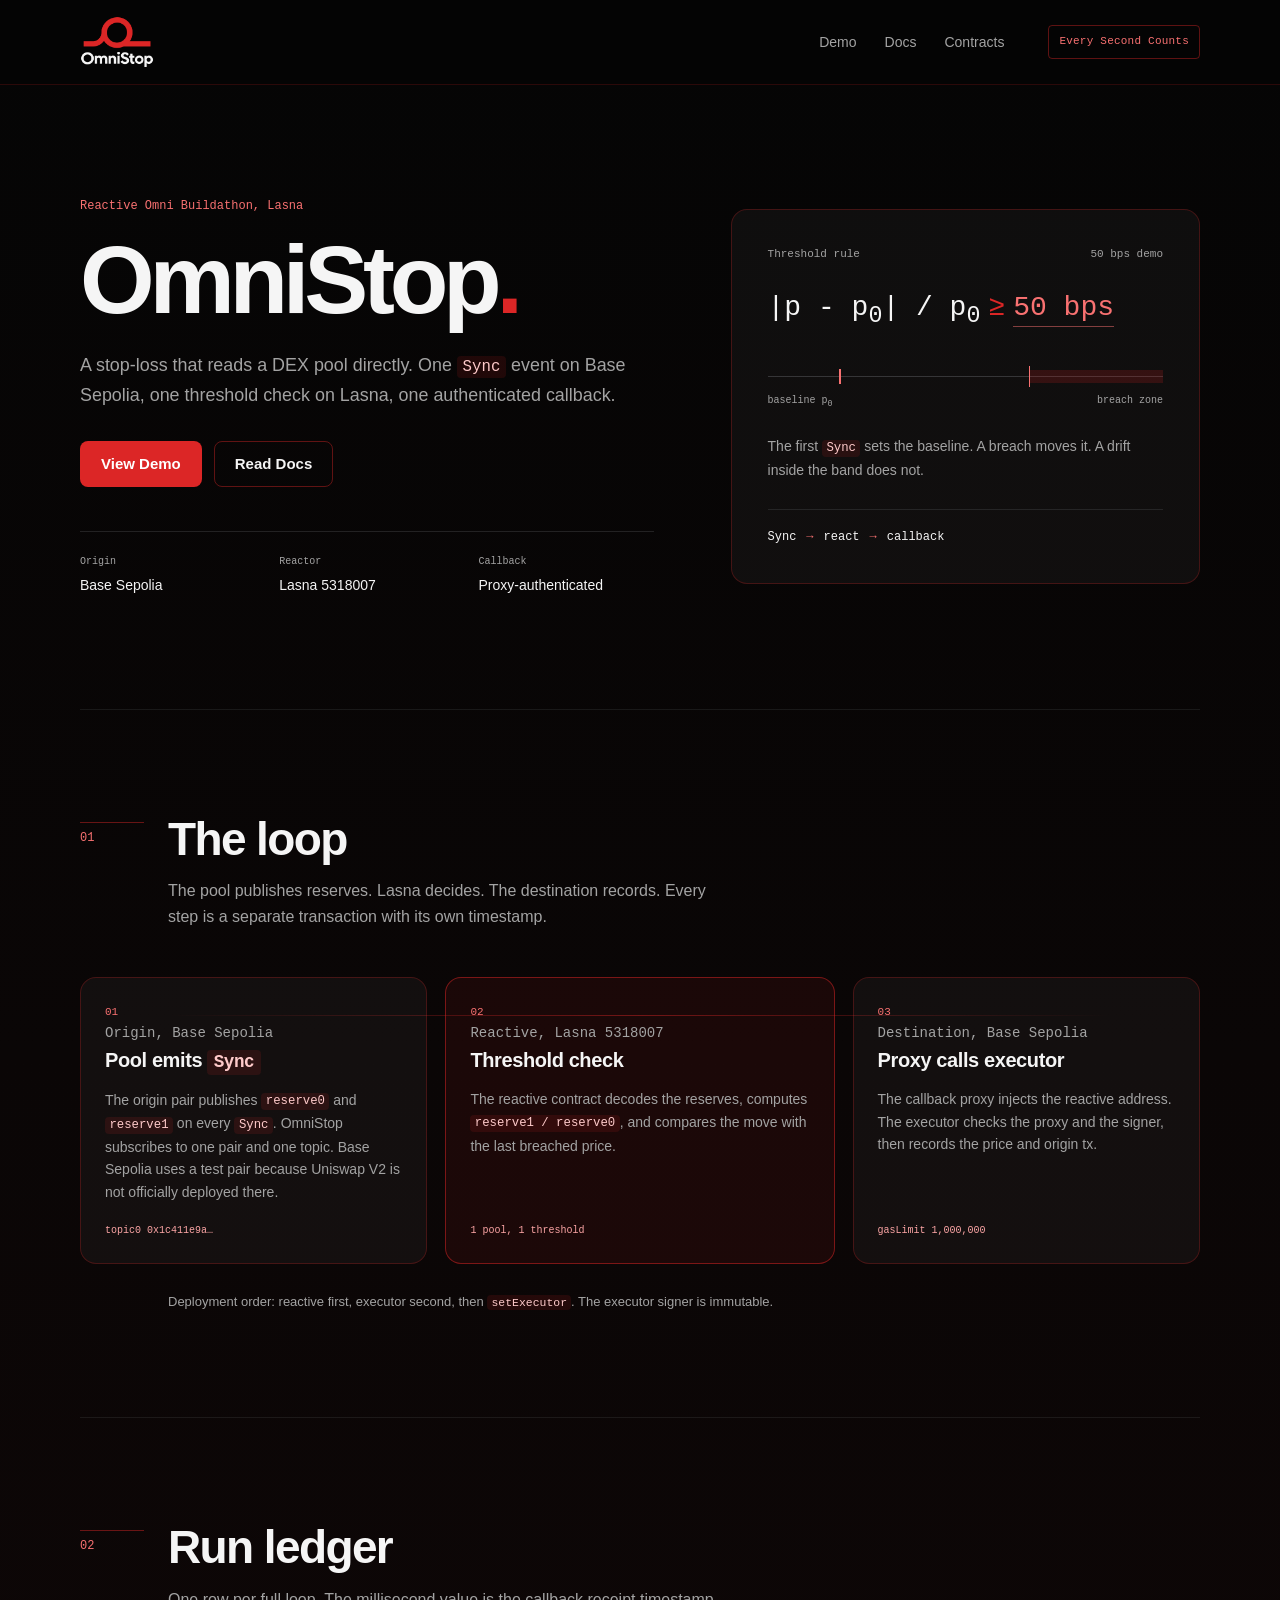
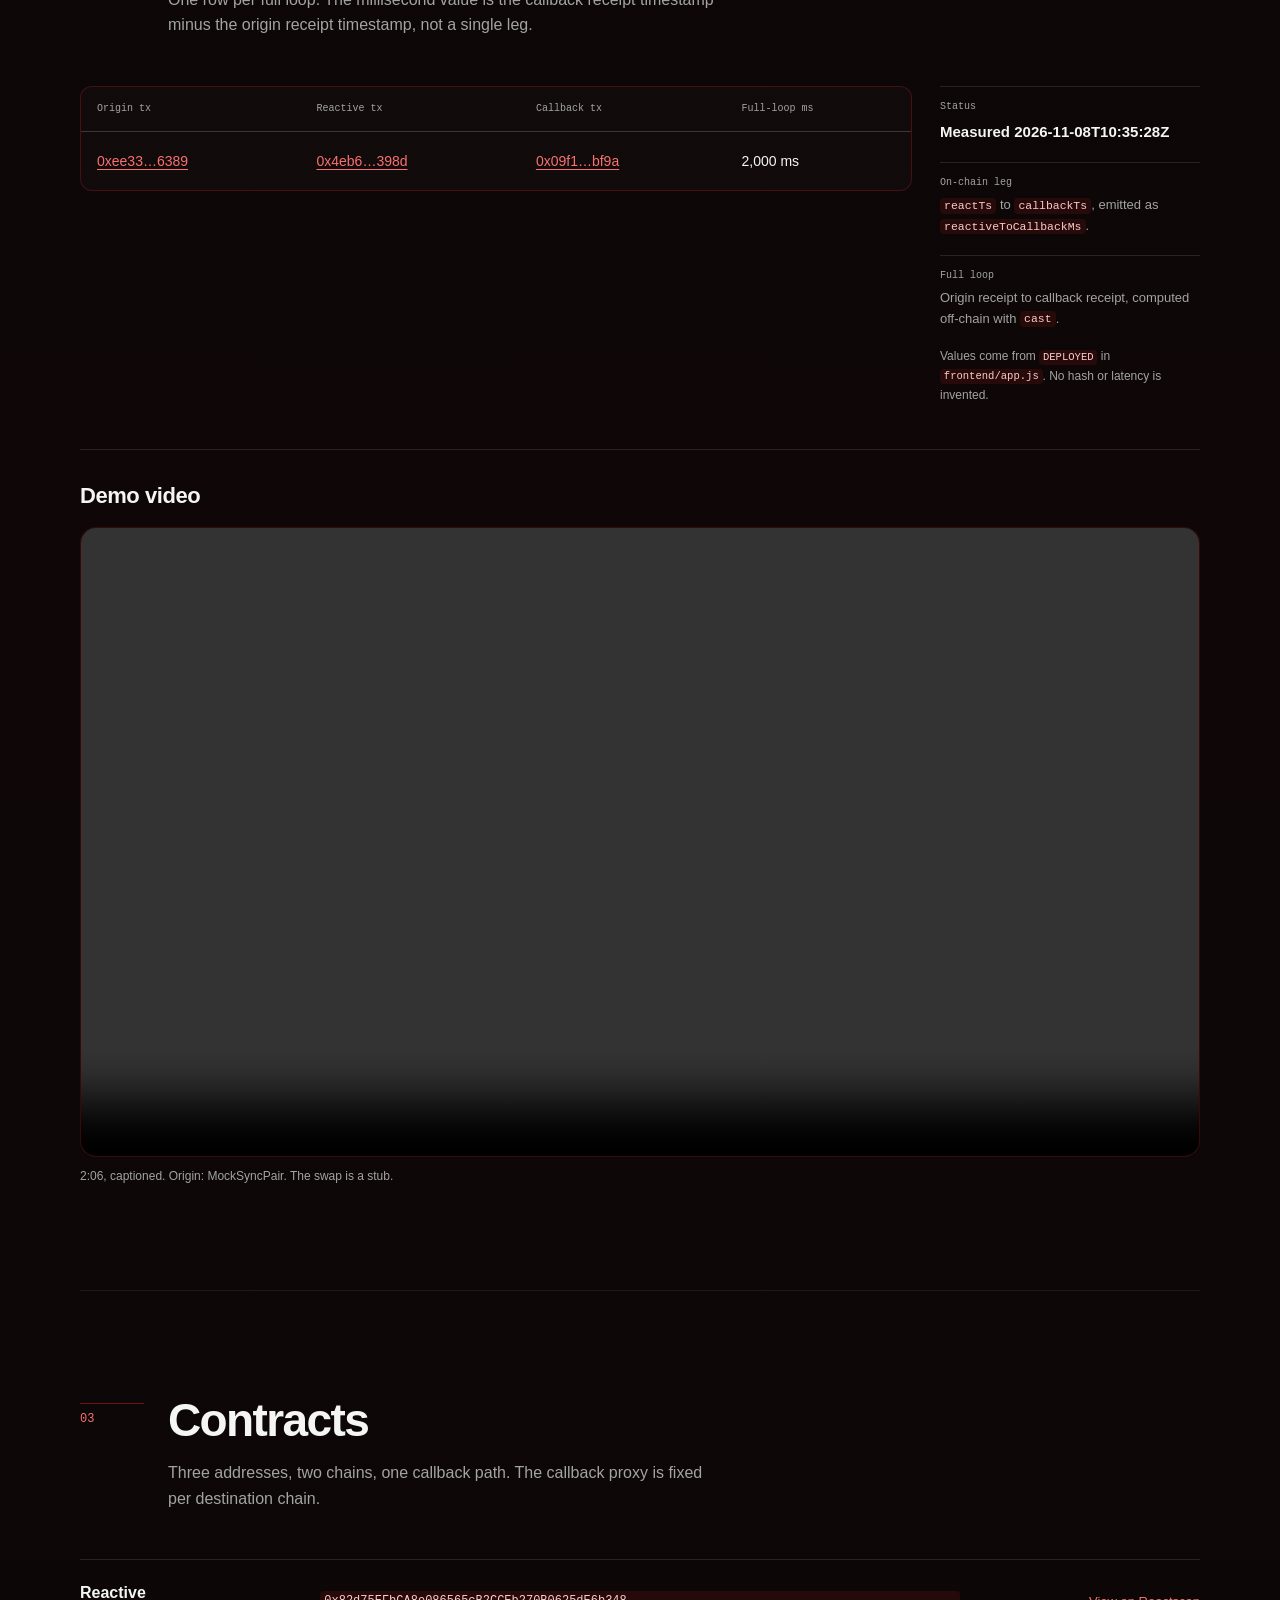
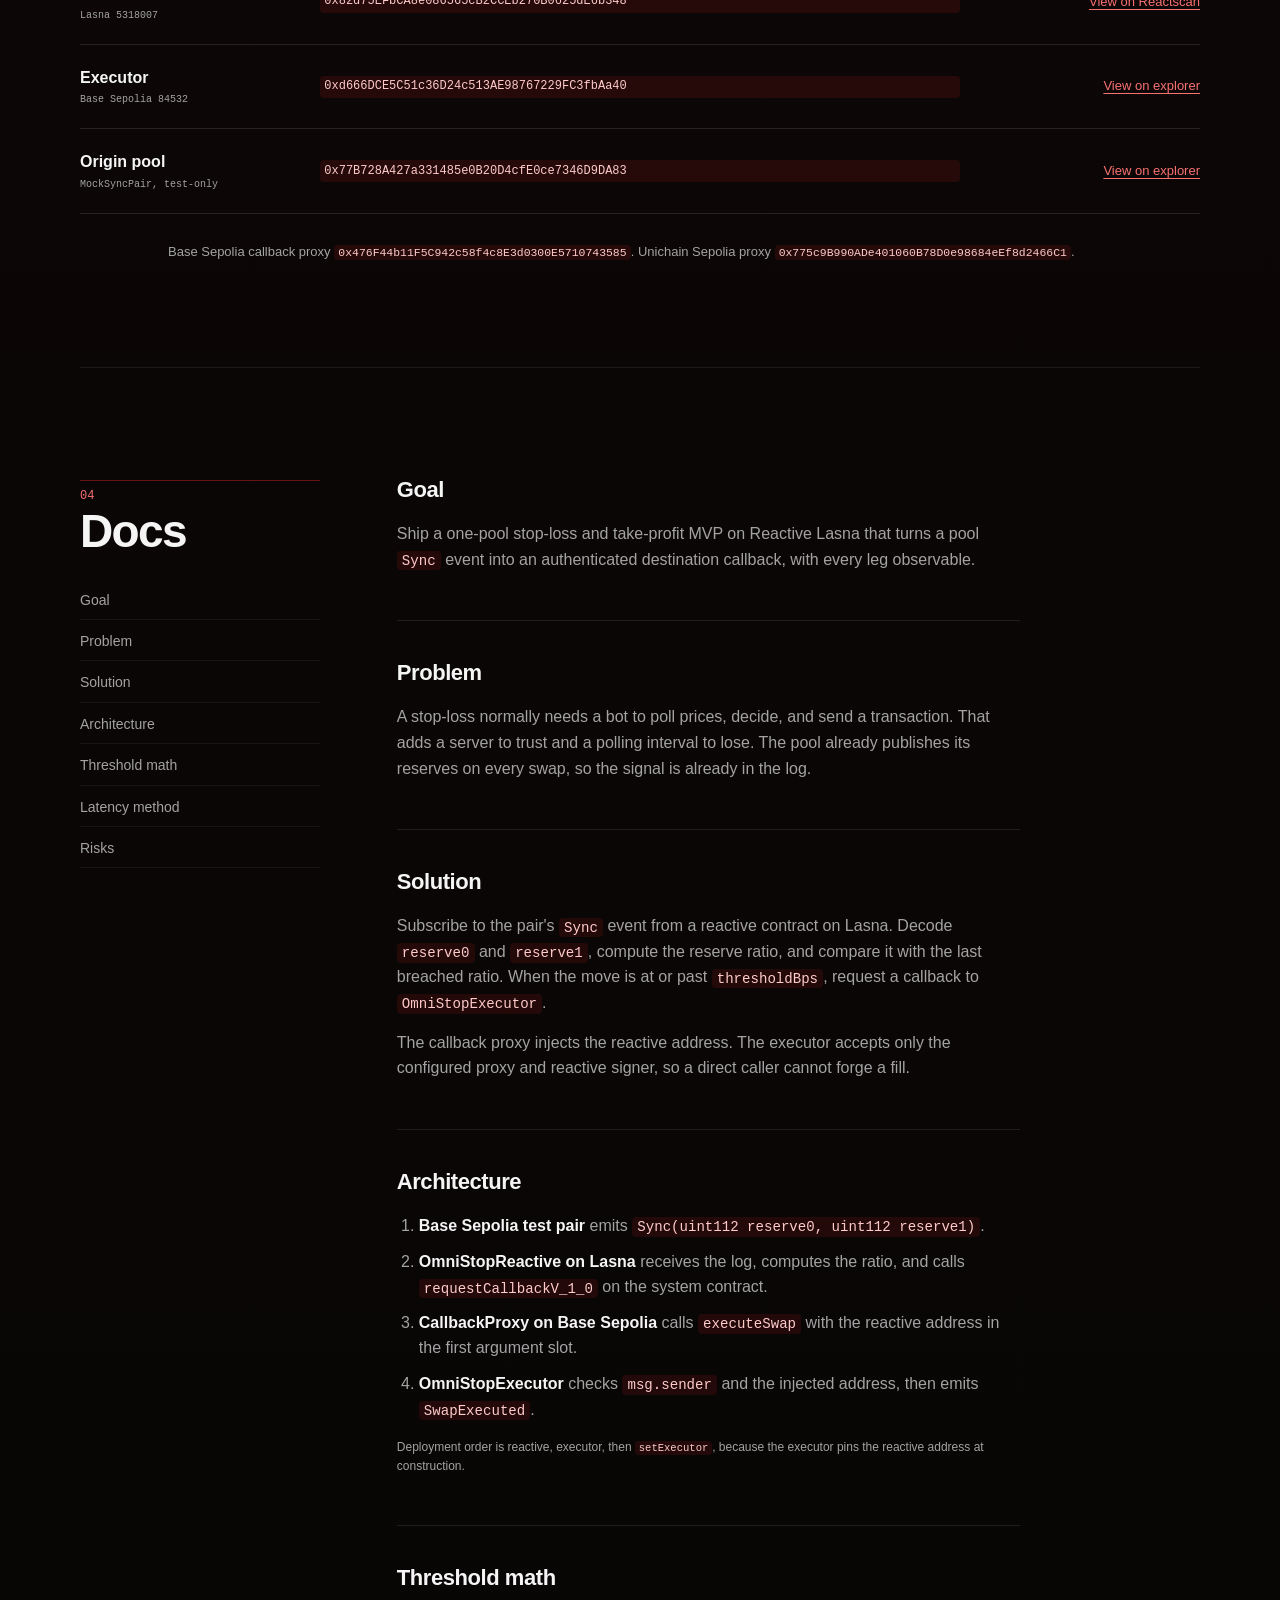
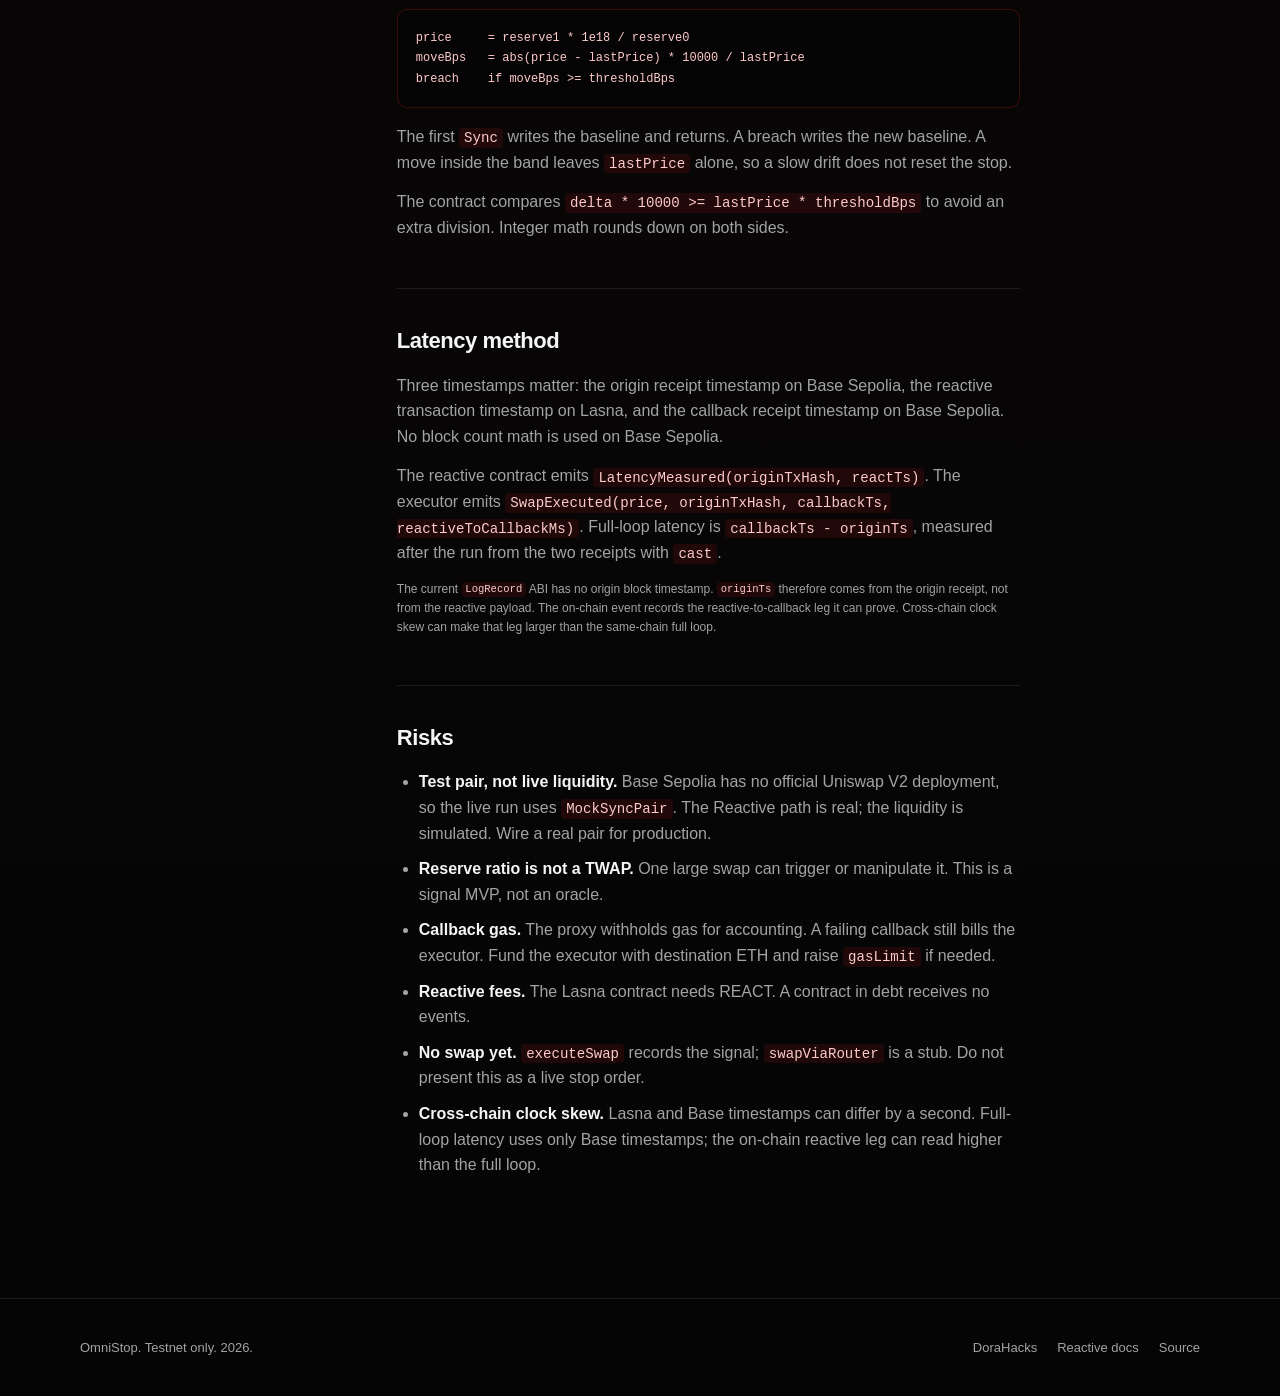
<file: index.html>
<!doctype html>
<html lang="en">
<head>
  <meta charset="utf-8">
  <meta name="viewport" content="width=device-width, initial-scale=1">
  <meta name="color-scheme" content="dark">
  <meta name="theme-color" content="#050505">
  <meta name="description" content="OmniStop turns a Uniswap V2 Sync event into an authenticated Reactive callback on Base Sepolia and Lasna.">
  <title>OmniStop | Reactive stop-loss, measured</title>
  <link rel="icon" type="image/png" href="assets/logo.png">
  <link rel="stylesheet" href="styles.css">
  <script src="app.js" defer></script>
</head>
<body>
  <a class="skip-link" href="#main">Skip to content</a>
  <noscript><p class="noscript-note">Run data is rendered by app.js. The same addresses and hashes are in README.md.</p></noscript>

  <header class="site-header">
    <div class="wrap header-inner">
      <a class="brand" href="#top" aria-label="OmniStop home">
        <img src="assets/logo.png" alt="" width="493" height="348">
      </a>
      <nav class="site-nav" aria-label="Primary">
        <a href="#latency">Demo</a>
        <a href="#docs">Docs</a>
        <a href="#contracts">Contracts</a>
      </nav>
      <span class="track-badge">Every Second Counts</span>
    </div>
  </header>

  <main id="main">
    <section class="hero wrap" id="top">
      <div class="hero-copy">
        <p class="kicker">Reactive Omni Buildathon, Lasna</p>
        <h1>OmniStop<span class="brand-dot" aria-hidden="true">.</span></h1>
        <p class="lede">A stop-loss that reads a DEX pool directly. One <code>Sync</code> event on Base Sepolia, one threshold check on Lasna, one authenticated callback.</p>
        <div class="hero-actions">
          <a class="btn btn-primary" href="#latency">View Demo</a>
          <a class="btn btn-ghost" href="#docs">Read Docs</a>
        </div>
        <dl class="hero-facts">
          <div>
            <dt>Origin</dt>
            <dd>Base Sepolia</dd>
          </div>
          <div>
            <dt>Reactor</dt>
            <dd>Lasna 5318007</dd>
          </div>
          <div>
            <dt>Callback</dt>
            <dd>Proxy-authenticated</dd>
          </div>
        </dl>
      </div>

      <div class="rule-card" aria-labelledby="rule-title">
        <div class="rule-top">
          <span class="mono-label" id="rule-title">Threshold rule</span>
          <span class="mono-label" id="threshold-note">50 bps demo</span>
        </div>
        <p class="formula">
          <span>|p - p<sub>0</sub>| / p<sub>0</sub></span>
          <span class="formula-op" aria-hidden="true">≥</span>
          <span class="formula-threshold" id="threshold-label">50 bps</span>
        </p>
        <div class="rail" aria-hidden="true">
          <span class="rail-base"></span>
          <span class="rail-zone"></span>
          <span class="rail-tick"></span>
        </div>
        <div class="rail-labels" aria-hidden="true">
          <span>baseline p<sub>0</sub></span>
          <span>breach zone</span>
        </div>
        <p class="rule-note">The first <code>Sync</code> sets the baseline. A breach moves it. A drift inside the band does not.</p>
        <div class="mini-loop">
          <span>Sync</span>
          <span class="mini-arrow" aria-hidden="true">→</span>
          <span>react</span>
          <span class="mini-arrow" aria-hidden="true">→</span>
          <span>callback</span>
        </div>
      </div>
    </section>

    <section class="section wrap" id="how">
      <div class="section-head">
        <p class="section-index">01</p>
        <div>
          <h2>The loop</h2>
          <p class="section-intro">The pool publishes reserves. Lasna decides. The destination records. Every step is a separate transaction with its own timestamp.</p>
        </div>
      </div>

      <ol class="stages">
        <li class="stage">
          <span class="stage-index">01</span>
          <p class="stage-label">Origin, Base Sepolia</p>
          <h3>Pool emits <code>Sync</code></h3>
          <p>The origin pair publishes <code>reserve0</code> and <code>reserve1</code> on every <code>Sync</code>. OmniStop subscribes to one pair and one topic. Base Sepolia uses a test pair because Uniswap V2 is not officially deployed there.</p>
          <span class="stage-meta">topic0 0x1c411e9a…</span>
        </li>
        <li class="stage stage-core">
          <span class="stage-index">02</span>
          <p class="stage-label">Reactive, Lasna 5318007</p>
          <h3>Threshold check</h3>
          <p>The reactive contract decodes the reserves, computes <code>reserve1 / reserve0</code>, and compares the move with the last breached price.</p>
          <span class="stage-meta">1 pool, 1 threshold</span>
        </li>
        <li class="stage">
          <span class="stage-index">03</span>
          <p class="stage-label">Destination, Base Sepolia</p>
          <h3>Proxy calls executor</h3>
          <p>The callback proxy injects the reactive address. The executor checks the proxy and the signer, then records the price and origin tx.</p>
          <span class="stage-meta">gasLimit 1,000,000</span>
        </li>
      </ol>

      <p class="section-footnote">Deployment order: reactive first, executor second, then <code>setExecutor</code>. The executor signer is immutable.</p>
    </section>

    <section class="section wrap" id="latency">
      <div class="section-head">
        <p class="section-index">02</p>
        <div>
          <h2>Run ledger</h2>
          <p class="section-intro">One row per full loop. The millisecond value is the callback receipt timestamp minus the origin receipt timestamp, not a single leg.</p>
        </div>
      </div>

      <div class="ledger-grid">
        <div class="table-wrap">
          <table>
            <caption class="sr-only">Full-loop latency evidence for the latest OmniStop run</caption>
            <thead>
              <tr>
                <th scope="col">Origin tx</th>
                <th scope="col">Reactive tx</th>
                <th scope="col">Callback tx</th>
                <th scope="col">Full-loop ms</th>
              </tr>
            </thead>
            <tbody id="latency-body">
              <tr class="empty-row">
                <td colspan="4">
                  <strong>Recorded run loads from app.js.</strong>
                  <span>If this message stays, JavaScript is disabled. The same evidence is in <code>README.md</code>.</span>
                </td>
              </tr>
            </tbody>
          </table>
        </div>

        <aside class="ledger-notes" aria-label="Run status">
          <div class="note">
            <span class="note-label">Status</span>
            <strong id="run-status">Loading recorded run</strong>
          </div>
          <noscript>
            <p class="fine">Recorded 2026-11-08T10:35:28Z: full loop 2,000 ms (origin receipt to callback receipt).</p>
          </noscript>
          <div class="note">
            <span class="note-label">On-chain leg</span>
            <p><code>reactTs</code> to <code>callbackTs</code>, emitted as <code>reactiveToCallbackMs</code>.</p>
          </div>
          <div class="note">
            <span class="note-label">Full loop</span>
            <p>Origin receipt to callback receipt, computed off-chain with <code>cast</code>.</p>
          </div>
          <p class="fine">Values come from <code>DEPLOYED</code> in <code>frontend/app.js</code>. No hash or latency is invented.</p>
        </aside>
      </div>

      <div class="demo-video">
        <h3>Demo video</h3>
        <video class="demo-video-player" controls preload="none" width="100%">
          <source src="demo/omnistop-demo.mp4" type="video/mp4">
          <p>Your browser cannot play the video. <a href="demo/omnistop-demo.mp4">Download the MP4</a>.</p>
        </video>
        <p class="fine">2:06, captioned. Origin: MockSyncPair. The swap is a stub.</p>
      </div>
    </section>

    <section class="section wrap" id="contracts">
      <div class="section-head">
        <p class="section-index">03</p>
        <div>
          <h2>Contracts</h2>
          <p class="section-intro">Three addresses, two chains, one callback path. The callback proxy is fixed per destination chain.</p>
        </div>
      </div>

      <ul class="contract-list" id="contract-list">
        <li class="contract-row" data-contract="reactive">
          <span class="contract-name">Reactive<small>Lasna 5318007</small></span>
          <code class="contract-address">Loading address</code>
          <span class="contract-link">From <code>app.js</code></span>
        </li>
        <li class="contract-row" data-contract="executor">
          <span class="contract-name">Executor<small>Base Sepolia 84532</small></span>
          <code class="contract-address">Loading address</code>
          <span class="contract-link">From <code>app.js</code></span>
        </li>
        <li class="contract-row" data-contract="pool">
          <span class="contract-name">Origin pool<small>MockSyncPair, test-only</small></span>
          <code class="contract-address">Loading address</code>
          <span class="contract-link">From <code>app.js</code></span>
        </li>
      </ul>

      <p class="section-footnote">Base Sepolia callback proxy <code>0x476F44b11F5C942c58f4c8E3d0300E5710743585</code>. Unichain Sepolia proxy <code>0x775c9B990ADe401060B78D0e98684eEf8d2466C1</code>.</p>
    </section>

    <section class="section wrap" id="docs">
      <div class="docs-layout">
        <aside class="docs-side">
          <p class="section-index">04</p>
          <h2>Docs</h2>
          <nav class="docs-toc" aria-label="Docs sections">
            <a href="#goal">Goal</a>
            <a href="#problem">Problem</a>
            <a href="#solution">Solution</a>
            <a href="#architecture">Architecture</a>
            <a href="#threshold-math">Threshold math</a>
            <a href="#latency-method">Latency method</a>
            <a href="#risks">Risks</a>
          </nav>
        </aside>

        <div class="docs-body">
          <article id="goal">
            <h3>Goal</h3>
            <p>Ship a one-pool stop-loss and take-profit MVP on Reactive Lasna that turns a pool <code>Sync</code> event into an authenticated destination callback, with every leg observable.</p>
          </article>

          <article id="problem">
            <h3>Problem</h3>
            <p>A stop-loss normally needs a bot to poll prices, decide, and send a transaction. That adds a server to trust and a polling interval to lose. The pool already publishes its reserves on every swap, so the signal is already in the log.</p>
          </article>

          <article id="solution">
            <h3>Solution</h3>
            <p>Subscribe to the pair's <code>Sync</code> event from a reactive contract on Lasna. Decode <code>reserve0</code> and <code>reserve1</code>, compute the reserve ratio, and compare it with the last breached ratio. When the move is at or past <code>thresholdBps</code>, request a callback to <code>OmniStopExecutor</code>.</p>
            <p>The callback proxy injects the reactive address. The executor accepts only the configured proxy and reactive signer, so a direct caller cannot forge a fill.</p>
          </article>

          <article id="architecture">
            <h3>Architecture</h3>
            <ol class="flow-list">
              <li><strong>Base Sepolia test pair</strong> emits <code>Sync(uint112 reserve0, uint112 reserve1)</code>.</li>
              <li><strong>OmniStopReactive on Lasna</strong> receives the log, computes the ratio, and calls <code>requestCallbackV_1_0</code> on the system contract.</li>
              <li><strong>CallbackProxy on Base Sepolia</strong> calls <code>executeSwap</code> with the reactive address in the first argument slot.</li>
              <li><strong>OmniStopExecutor</strong> checks <code>msg.sender</code> and the injected address, then emits <code>SwapExecuted</code>.</li>
            </ol>
            <p class="fine">Deployment order is reactive, executor, then <code>setExecutor</code>, because the executor pins the reactive address at construction.</p>
          </article>

          <article id="threshold-math">
            <h3>Threshold math</h3>
            <pre><code>price     = reserve1 * 1e18 / reserve0
moveBps   = abs(price - lastPrice) * 10000 / lastPrice
breach    if moveBps &gt;= thresholdBps</code></pre>
            <p>The first <code>Sync</code> writes the baseline and returns. A breach writes the new baseline. A move inside the band leaves <code>lastPrice</code> alone, so a slow drift does not reset the stop.</p>
            <p>The contract compares <code>delta * 10000 &gt;= lastPrice * thresholdBps</code> to avoid an extra division. Integer math rounds down on both sides.</p>
          </article>

          <article id="latency-method">
            <h3>Latency method</h3>
            <p>Three timestamps matter: the origin receipt timestamp on Base Sepolia, the reactive transaction timestamp on Lasna, and the callback receipt timestamp on Base Sepolia. No block count math is used on Base Sepolia.</p>
            <p>The reactive contract emits <code>LatencyMeasured(originTxHash, reactTs)</code>. The executor emits <code>SwapExecuted(price, originTxHash, callbackTs, reactiveToCallbackMs)</code>. Full-loop latency is <code>callbackTs - originTs</code>, measured after the run from the two receipts with <code>cast</code>.</p>
            <p class="fine">The current <code>LogRecord</code> ABI has no origin block timestamp. <code>originTs</code> therefore comes from the origin receipt, not from the reactive payload. The on-chain event records the reactive-to-callback leg it can prove. Cross-chain clock skew can make that leg larger than the same-chain full loop.</p>
          </article>

          <article id="risks">
            <h3>Risks</h3>
            <ul class="risk-list">
              <li><strong>Test pair, not live liquidity.</strong> Base Sepolia has no official Uniswap V2 deployment, so the live run uses <code>MockSyncPair</code>. The Reactive path is real; the liquidity is simulated. Wire a real pair for production.</li>
              <li><strong>Reserve ratio is not a TWAP.</strong> One large swap can trigger or manipulate it. This is a signal MVP, not an oracle.</li>
              <li><strong>Callback gas.</strong> The proxy withholds gas for accounting. A failing callback still bills the executor. Fund the executor with destination ETH and raise <code>gasLimit</code> if needed.</li>
              <li><strong>Reactive fees.</strong> The Lasna contract needs REACT. A contract in debt receives no events.</li>
              <li><strong>No swap yet.</strong> <code>executeSwap</code> records the signal; <code>swapViaRouter</code> is a stub. Do not present this as a live stop order.</li>
              <li><strong>Cross-chain clock skew.</strong> Lasna and Base timestamps can differ by a second. Full-loop latency uses only Base timestamps; the on-chain reactive leg can read higher than the full loop.</li>
            </ul>
          </article>
        </div>
      </div>
    </section>
  </main>

  <footer class="site-footer">
    <div class="wrap footer-inner">
      <p>OmniStop. Testnet only. <span id="year">2026</span>.</p>
      <nav aria-label="Project links">
        <a href="https://dorahacks.io/hackathon/reactive-omni-buildathon">DoraHacks</a>
        <a href="https://dev.reactive.network/">Reactive docs</a>
        <a href="https://github.com/Nassami1/omnistop">Source</a>
      </nav>
    </div>
  </footer>
</body>
</html>
</file>
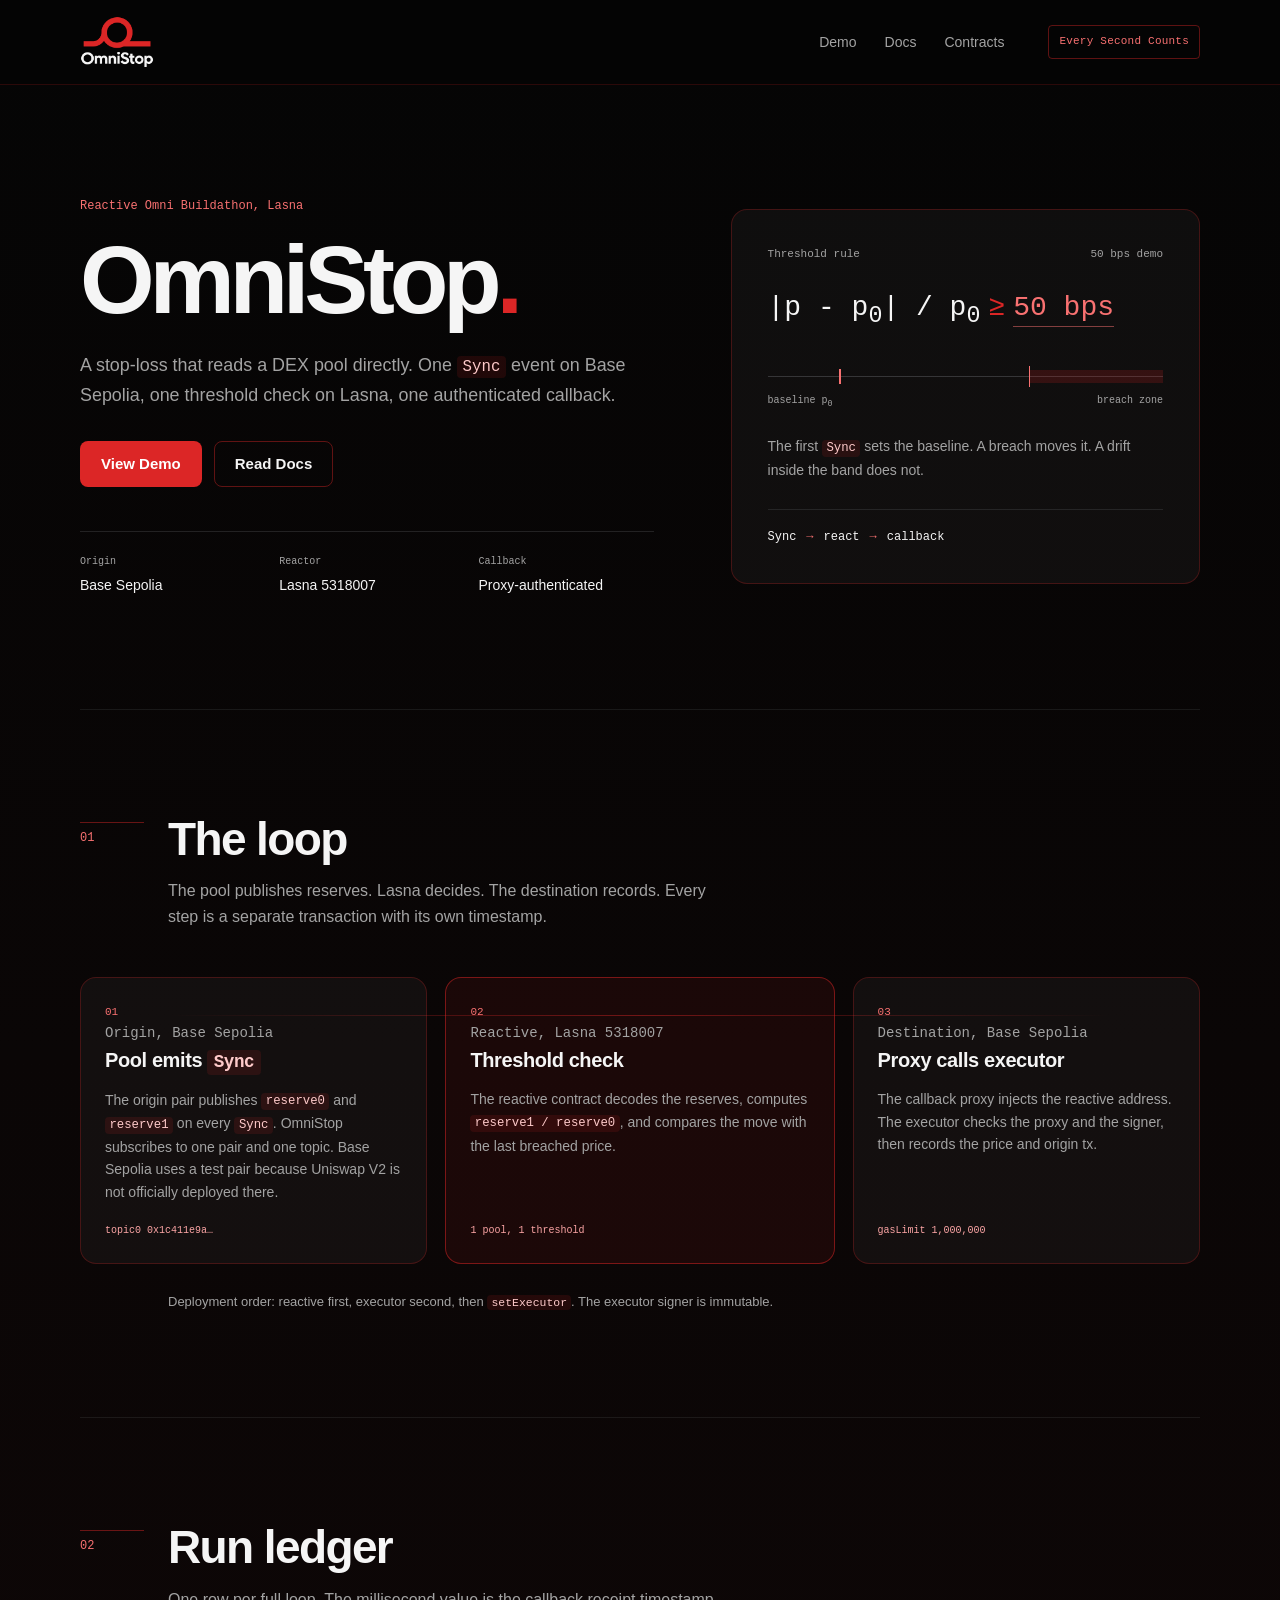
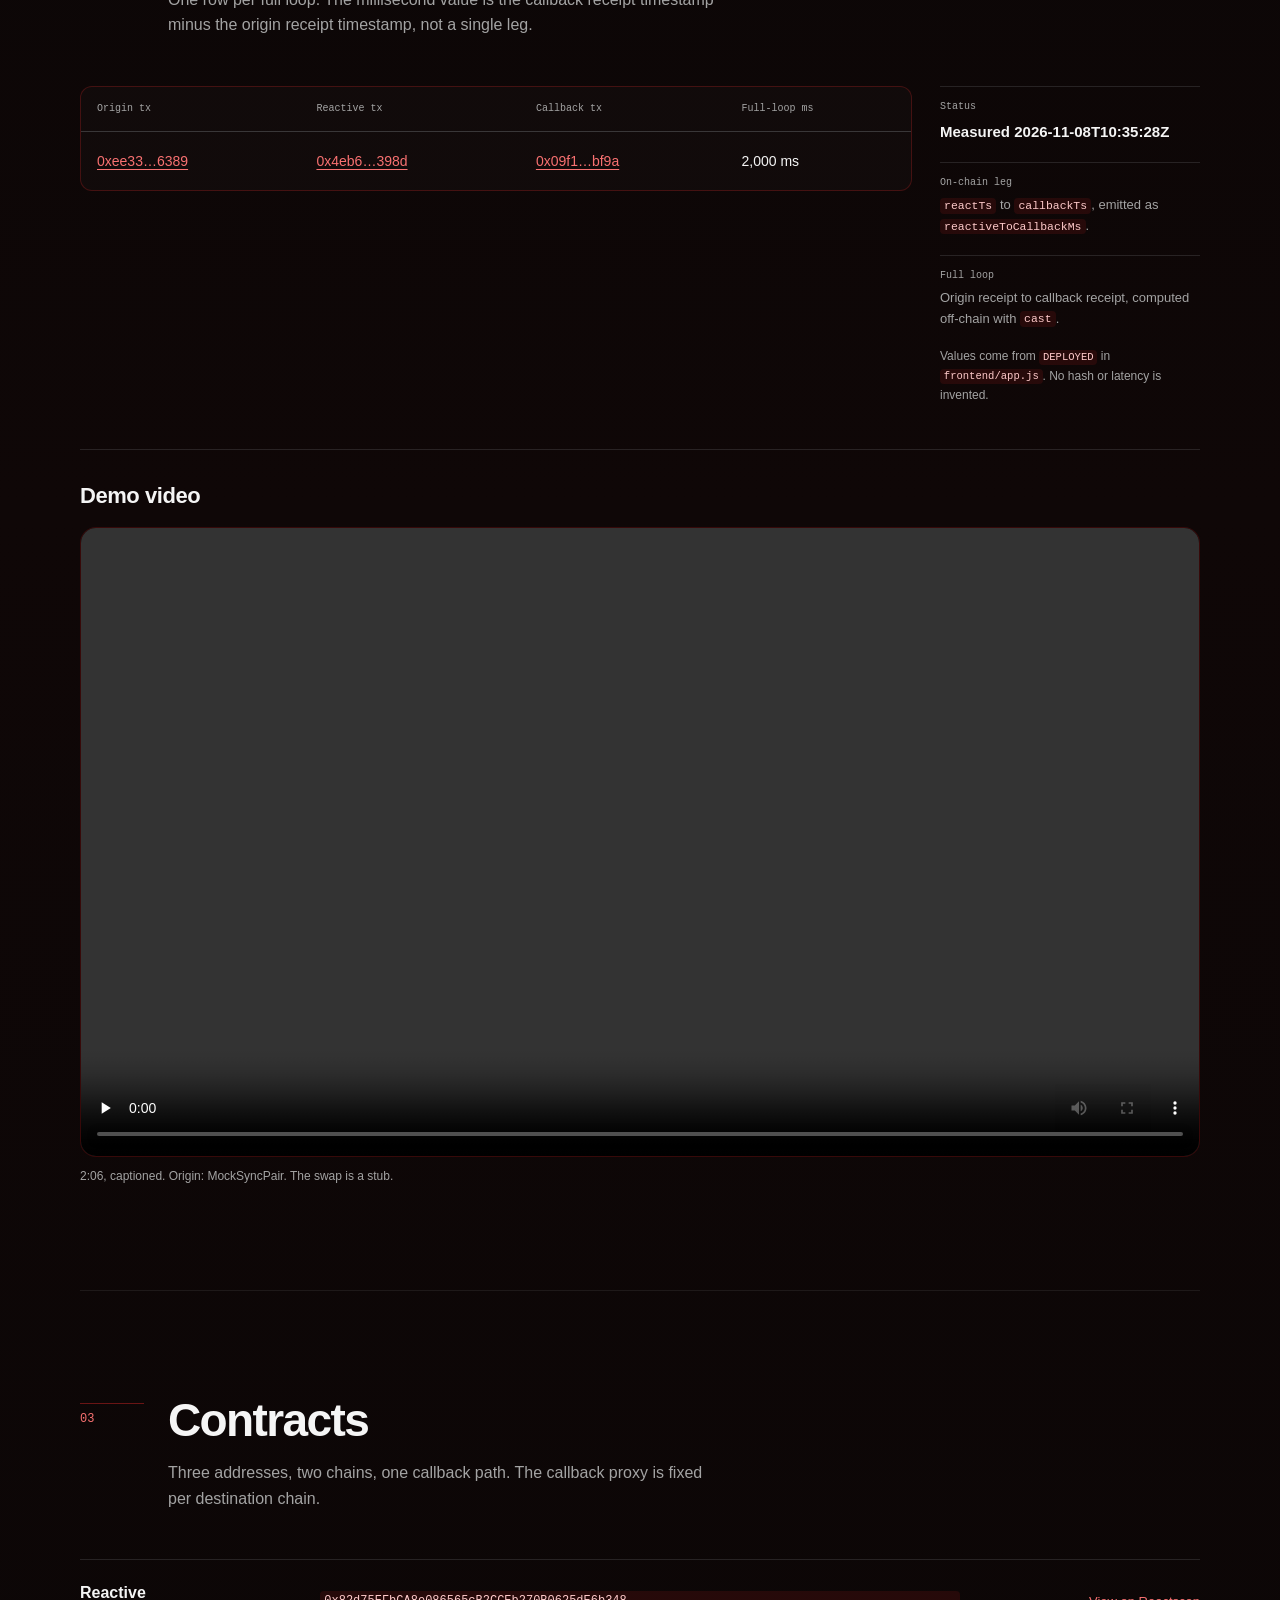
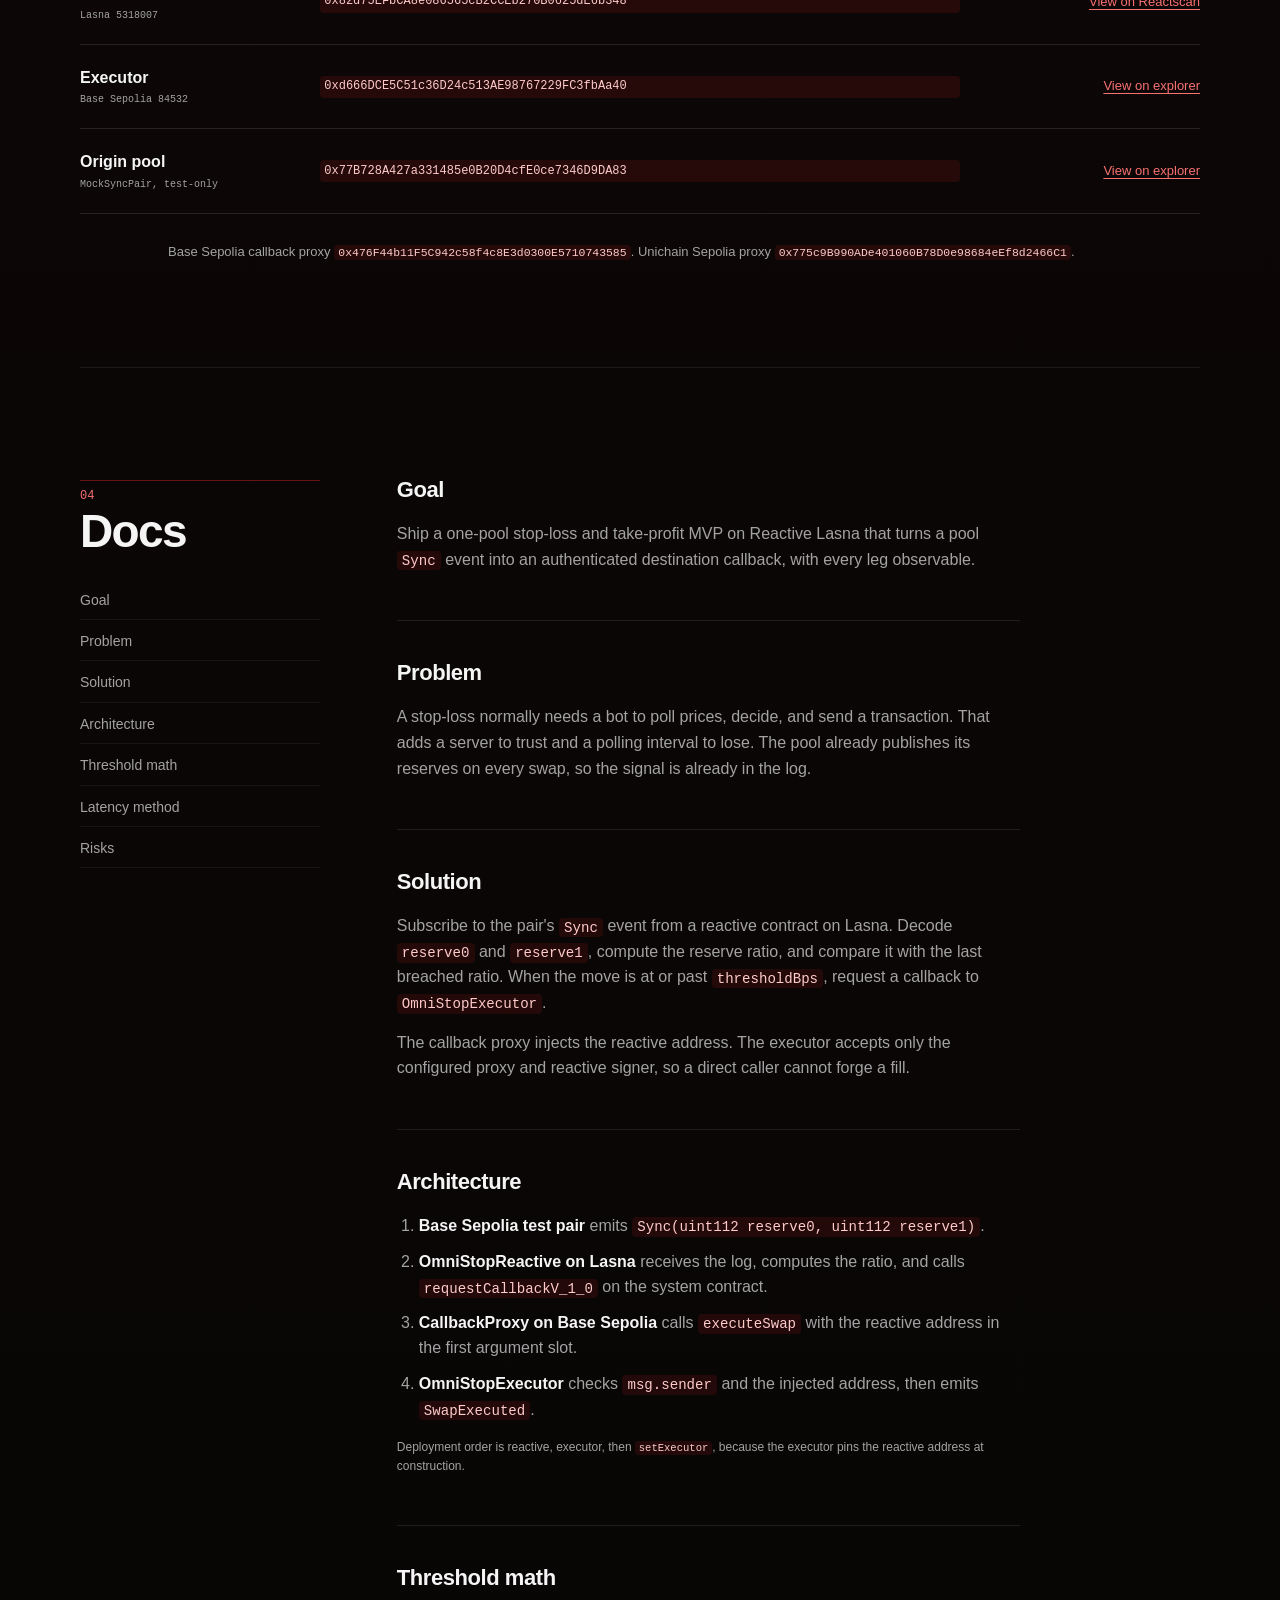
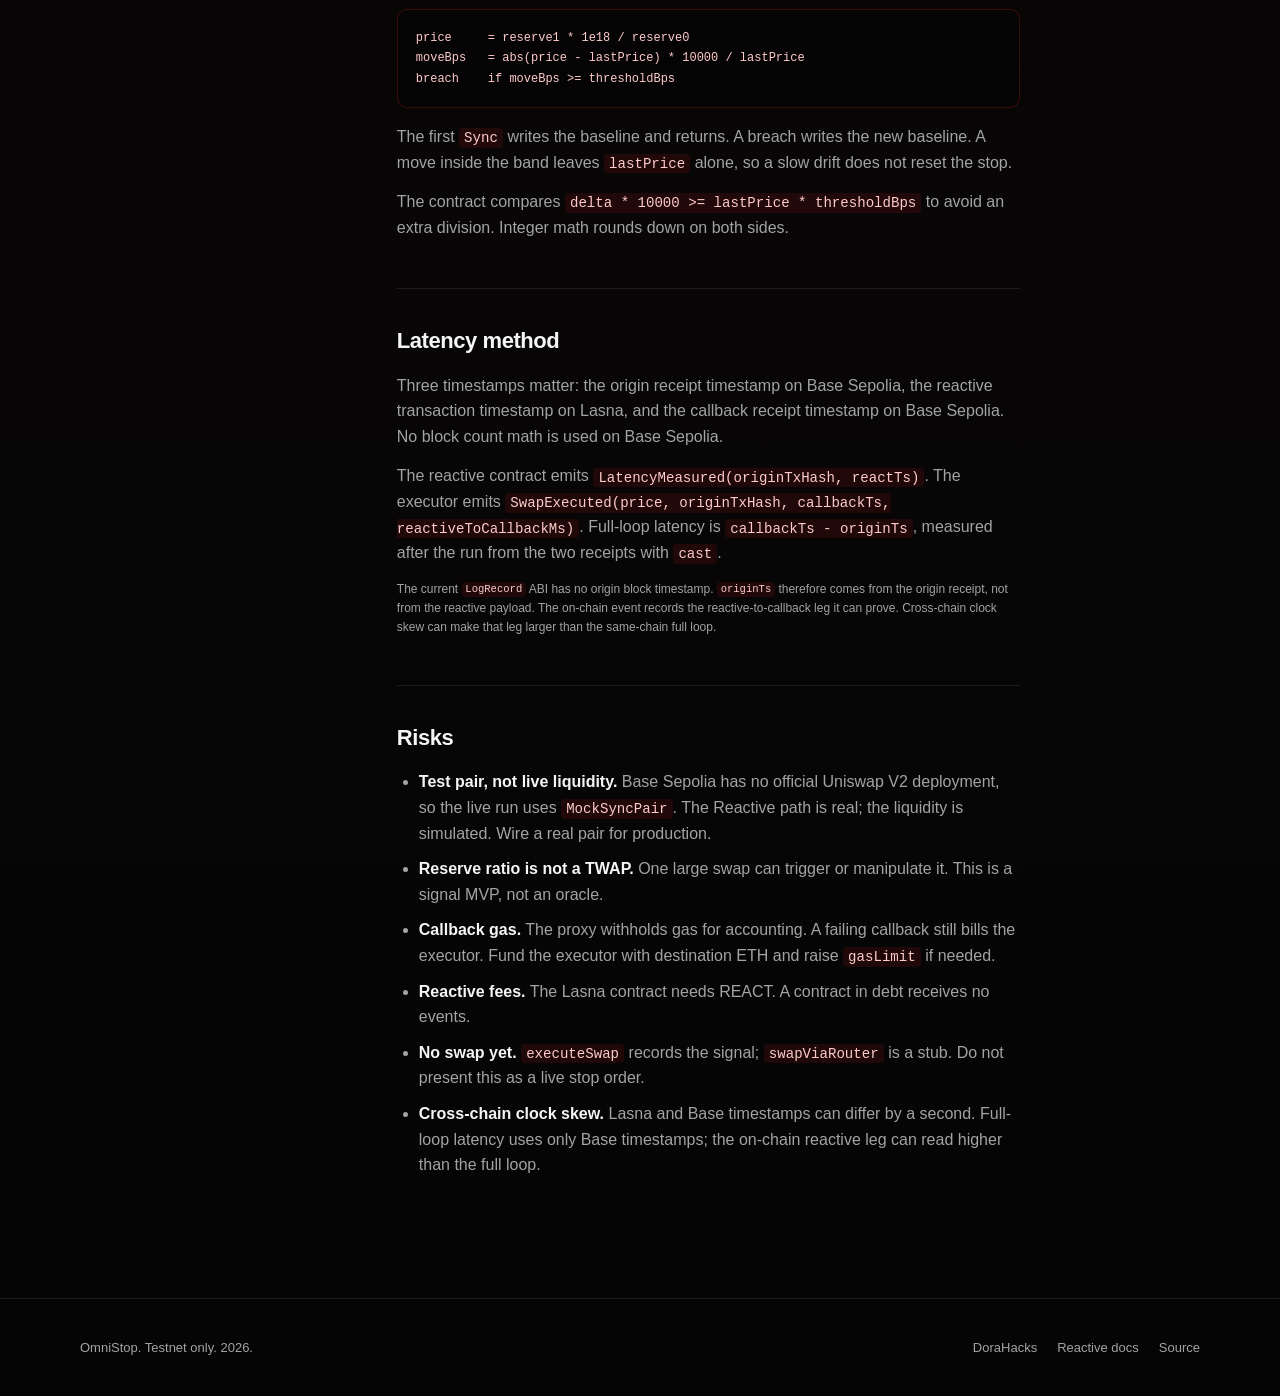
<file: frontend/index.html>
<!doctype html>
<html lang="en">
<head>
  <meta charset="utf-8">
  <meta name="viewport" content="width=device-width, initial-scale=1">
  <meta name="color-scheme" content="dark">
  <meta name="theme-color" content="#050505">
  <meta name="description" content="OmniStop turns a Uniswap V2 Sync event into an authenticated Reactive callback on Base Sepolia and Lasna.">
  <title>OmniStop | Reactive stop-loss, measured</title>
  <link rel="icon" type="image/png" href="../assets/logo.png">
  <link rel="stylesheet" href="styles.css">
  <script src="app.js" defer></script>
</head>
<body>
  <a class="skip-link" href="#main">Skip to content</a>
  <noscript><p class="noscript-note">Run data is rendered by app.js. The same addresses and hashes are in README.md.</p></noscript>

  <header class="site-header">
    <div class="wrap header-inner">
      <a class="brand" href="#top" aria-label="OmniStop home">
        <img src="../assets/logo.png" alt="" width="493" height="348">
      </a>
      <nav class="site-nav" aria-label="Primary">
        <a href="#latency">Demo</a>
        <a href="#docs">Docs</a>
        <a href="#contracts">Contracts</a>
      </nav>
      <span class="track-badge">Every Second Counts</span>
    </div>
  </header>

  <main id="main">
    <section class="hero wrap" id="top">
      <div class="hero-copy">
        <p class="kicker">Reactive Omni Buildathon, Lasna</p>
        <h1>OmniStop<span class="brand-dot" aria-hidden="true">.</span></h1>
        <p class="lede">A stop-loss that reads a DEX pool directly. One <code>Sync</code> event on Base Sepolia, one threshold check on Lasna, one authenticated callback.</p>
        <div class="hero-actions">
          <a class="btn btn-primary" href="#latency">View Demo</a>
          <a class="btn btn-ghost" href="#docs">Read Docs</a>
        </div>
        <dl class="hero-facts">
          <div>
            <dt>Origin</dt>
            <dd>Base Sepolia</dd>
          </div>
          <div>
            <dt>Reactor</dt>
            <dd>Lasna 5318007</dd>
          </div>
          <div>
            <dt>Callback</dt>
            <dd>Proxy-authenticated</dd>
          </div>
        </dl>
      </div>

      <div class="rule-card" aria-labelledby="rule-title">
        <div class="rule-top">
          <span class="mono-label" id="rule-title">Threshold rule</span>
          <span class="mono-label" id="threshold-note">50 bps demo</span>
        </div>
        <p class="formula">
          <span>|p - p<sub>0</sub>| / p<sub>0</sub></span>
          <span class="formula-op" aria-hidden="true">≥</span>
          <span class="formula-threshold" id="threshold-label">50 bps</span>
        </p>
        <div class="rail" aria-hidden="true">
          <span class="rail-base"></span>
          <span class="rail-zone"></span>
          <span class="rail-tick"></span>
        </div>
        <div class="rail-labels" aria-hidden="true">
          <span>baseline p<sub>0</sub></span>
          <span>breach zone</span>
        </div>
        <p class="rule-note">The first <code>Sync</code> sets the baseline. A breach moves it. A drift inside the band does not.</p>
        <div class="mini-loop">
          <span>Sync</span>
          <span class="mini-arrow" aria-hidden="true">→</span>
          <span>react</span>
          <span class="mini-arrow" aria-hidden="true">→</span>
          <span>callback</span>
        </div>
      </div>
    </section>

    <section class="section wrap" id="how">
      <div class="section-head">
        <p class="section-index">01</p>
        <div>
          <h2>The loop</h2>
          <p class="section-intro">The pool publishes reserves. Lasna decides. The destination records. Every step is a separate transaction with its own timestamp.</p>
        </div>
      </div>

      <ol class="stages">
        <li class="stage">
          <span class="stage-index">01</span>
          <p class="stage-label">Origin, Base Sepolia</p>
          <h3>Pool emits <code>Sync</code></h3>
          <p>The origin pair publishes <code>reserve0</code> and <code>reserve1</code> on every <code>Sync</code>. OmniStop subscribes to one pair and one topic. Base Sepolia uses a test pair because Uniswap V2 is not officially deployed there.</p>
          <span class="stage-meta">topic0 0x1c411e9a…</span>
        </li>
        <li class="stage stage-core">
          <span class="stage-index">02</span>
          <p class="stage-label">Reactive, Lasna 5318007</p>
          <h3>Threshold check</h3>
          <p>The reactive contract decodes the reserves, computes <code>reserve1 / reserve0</code>, and compares the move with the last breached price.</p>
          <span class="stage-meta">1 pool, 1 threshold</span>
        </li>
        <li class="stage">
          <span class="stage-index">03</span>
          <p class="stage-label">Destination, Base Sepolia</p>
          <h3>Proxy calls executor</h3>
          <p>The callback proxy injects the reactive address. The executor checks the proxy and the signer, then records the price and origin tx.</p>
          <span class="stage-meta">gasLimit 1,000,000</span>
        </li>
      </ol>

      <p class="section-footnote">Deployment order: reactive first, executor second, then <code>setExecutor</code>. The executor signer is immutable.</p>
    </section>

    <section class="section wrap" id="latency">
      <div class="section-head">
        <p class="section-index">02</p>
        <div>
          <h2>Run ledger</h2>
          <p class="section-intro">One row per full loop. The millisecond value is the callback receipt timestamp minus the origin receipt timestamp, not a single leg.</p>
        </div>
      </div>

      <div class="ledger-grid">
        <div class="table-wrap">
          <table>
            <caption class="sr-only">Full-loop latency evidence for the latest OmniStop run</caption>
            <thead>
              <tr>
                <th scope="col">Origin tx</th>
                <th scope="col">Reactive tx</th>
                <th scope="col">Callback tx</th>
                <th scope="col">Full-loop ms</th>
              </tr>
            </thead>
            <tbody id="latency-body">
              <tr class="empty-row">
                <td colspan="4">
                  <strong>Recorded run loads from app.js.</strong>
                  <span>If this message stays, JavaScript is disabled. The same evidence is in <code>README.md</code>.</span>
                </td>
              </tr>
            </tbody>
          </table>
        </div>

        <aside class="ledger-notes" aria-label="Run status">
          <div class="note">
            <span class="note-label">Status</span>
            <strong id="run-status">Loading recorded run</strong>
          </div>
          <noscript>
            <p class="fine">Recorded 2026-11-08T10:35:28Z: full loop 2,000 ms (origin receipt to callback receipt).</p>
          </noscript>
          <div class="note">
            <span class="note-label">On-chain leg</span>
            <p><code>reactTs</code> to <code>callbackTs</code>, emitted as <code>reactiveToCallbackMs</code>.</p>
          </div>
          <div class="note">
            <span class="note-label">Full loop</span>
            <p>Origin receipt to callback receipt, computed off-chain with <code>cast</code>.</p>
          </div>
          <p class="fine">Values come from <code>DEPLOYED</code> in <code>frontend/app.js</code>. No hash or latency is invented.</p>
        </aside>
      </div>

      <div class="demo-video">
        <h3>Demo video</h3>
        <video class="demo-video-player" controls preload="none" width="100%">
          <source src="../demo/omnistop-demo.mp4" type="video/mp4">
          <p>Your browser cannot play the video. <a href="../demo/omnistop-demo.mp4">Download the MP4</a>.</p>
        </video>
        <p class="fine">2:06, captioned. Origin: MockSyncPair. The swap is a stub.</p>
      </div>
    </section>

    <section class="section wrap" id="contracts">
      <div class="section-head">
        <p class="section-index">03</p>
        <div>
          <h2>Contracts</h2>
          <p class="section-intro">Three addresses, two chains, one callback path. The callback proxy is fixed per destination chain.</p>
        </div>
      </div>

      <ul class="contract-list" id="contract-list">
        <li class="contract-row" data-contract="reactive">
          <span class="contract-name">Reactive<small>Lasna 5318007</small></span>
          <code class="contract-address">Loading address</code>
          <span class="contract-link">From <code>app.js</code></span>
        </li>
        <li class="contract-row" data-contract="executor">
          <span class="contract-name">Executor<small>Base Sepolia 84532</small></span>
          <code class="contract-address">Loading address</code>
          <span class="contract-link">From <code>app.js</code></span>
        </li>
        <li class="contract-row" data-contract="pool">
          <span class="contract-name">Origin pool<small>MockSyncPair, test-only</small></span>
          <code class="contract-address">Loading address</code>
          <span class="contract-link">From <code>app.js</code></span>
        </li>
      </ul>

      <p class="section-footnote">Base Sepolia callback proxy <code>0x476F44b11F5C942c58f4c8E3d0300E5710743585</code>. Unichain Sepolia proxy <code>0x775c9B990ADe401060B78D0e98684eEf8d2466C1</code>.</p>
    </section>

    <section class="section wrap" id="docs">
      <div class="docs-layout">
        <aside class="docs-side">
          <p class="section-index">04</p>
          <h2>Docs</h2>
          <nav class="docs-toc" aria-label="Docs sections">
            <a href="#goal">Goal</a>
            <a href="#problem">Problem</a>
            <a href="#solution">Solution</a>
            <a href="#architecture">Architecture</a>
            <a href="#threshold-math">Threshold math</a>
            <a href="#latency-method">Latency method</a>
            <a href="#risks">Risks</a>
          </nav>
        </aside>

        <div class="docs-body">
          <article id="goal">
            <h3>Goal</h3>
            <p>Ship a one-pool stop-loss and take-profit MVP on Reactive Lasna that turns a pool <code>Sync</code> event into an authenticated destination callback, with every leg observable.</p>
          </article>

          <article id="problem">
            <h3>Problem</h3>
            <p>A stop-loss normally needs a bot to poll prices, decide, and send a transaction. That adds a server to trust and a polling interval to lose. The pool already publishes its reserves on every swap, so the signal is already in the log.</p>
          </article>

          <article id="solution">
            <h3>Solution</h3>
            <p>Subscribe to the pair's <code>Sync</code> event from a reactive contract on Lasna. Decode <code>reserve0</code> and <code>reserve1</code>, compute the reserve ratio, and compare it with the last breached ratio. When the move is at or past <code>thresholdBps</code>, request a callback to <code>OmniStopExecutor</code>.</p>
            <p>The callback proxy injects the reactive address. The executor accepts only the configured proxy and reactive signer, so a direct caller cannot forge a fill.</p>
          </article>

          <article id="architecture">
            <h3>Architecture</h3>
            <ol class="flow-list">
              <li><strong>Base Sepolia test pair</strong> emits <code>Sync(uint112 reserve0, uint112 reserve1)</code>.</li>
              <li><strong>OmniStopReactive on Lasna</strong> receives the log, computes the ratio, and calls <code>requestCallbackV_1_0</code> on the system contract.</li>
              <li><strong>CallbackProxy on Base Sepolia</strong> calls <code>executeSwap</code> with the reactive address in the first argument slot.</li>
              <li><strong>OmniStopExecutor</strong> checks <code>msg.sender</code> and the injected address, then emits <code>SwapExecuted</code>.</li>
            </ol>
            <p class="fine">Deployment order is reactive, executor, then <code>setExecutor</code>, because the executor pins the reactive address at construction.</p>
          </article>

          <article id="threshold-math">
            <h3>Threshold math</h3>
            <pre><code>price     = reserve1 * 1e18 / reserve0
moveBps   = abs(price - lastPrice) * 10000 / lastPrice
breach    if moveBps &gt;= thresholdBps</code></pre>
            <p>The first <code>Sync</code> writes the baseline and returns. A breach writes the new baseline. A move inside the band leaves <code>lastPrice</code> alone, so a slow drift does not reset the stop.</p>
            <p>The contract compares <code>delta * 10000 &gt;= lastPrice * thresholdBps</code> to avoid an extra division. Integer math rounds down on both sides.</p>
          </article>

          <article id="latency-method">
            <h3>Latency method</h3>
            <p>Three timestamps matter: the origin receipt timestamp on Base Sepolia, the reactive transaction timestamp on Lasna, and the callback receipt timestamp on Base Sepolia. No block count math is used on Base Sepolia.</p>
            <p>The reactive contract emits <code>LatencyMeasured(originTxHash, reactTs)</code>. The executor emits <code>SwapExecuted(price, originTxHash, callbackTs, reactiveToCallbackMs)</code>. Full-loop latency is <code>callbackTs - originTs</code>, measured after the run from the two receipts with <code>cast</code>.</p>
            <p class="fine">The current <code>LogRecord</code> ABI has no origin block timestamp. <code>originTs</code> therefore comes from the origin receipt, not from the reactive payload. The on-chain event records the reactive-to-callback leg it can prove. Cross-chain clock skew can make that leg larger than the same-chain full loop.</p>
          </article>

          <article id="risks">
            <h3>Risks</h3>
            <ul class="risk-list">
              <li><strong>Test pair, not live liquidity.</strong> Base Sepolia has no official Uniswap V2 deployment, so the live run uses <code>MockSyncPair</code>. The Reactive path is real; the liquidity is simulated. Wire a real pair for production.</li>
              <li><strong>Reserve ratio is not a TWAP.</strong> One large swap can trigger or manipulate it. This is a signal MVP, not an oracle.</li>
              <li><strong>Callback gas.</strong> The proxy withholds gas for accounting. A failing callback still bills the executor. Fund the executor with destination ETH and raise <code>gasLimit</code> if needed.</li>
              <li><strong>Reactive fees.</strong> The Lasna contract needs REACT. A contract in debt receives no events.</li>
              <li><strong>No swap yet.</strong> <code>executeSwap</code> records the signal; <code>swapViaRouter</code> is a stub. Do not present this as a live stop order.</li>
              <li><strong>Cross-chain clock skew.</strong> Lasna and Base timestamps can differ by a second. Full-loop latency uses only Base timestamps; the on-chain reactive leg can read higher than the full loop.</li>
            </ul>
          </article>
        </div>
      </div>
    </section>
  </main>

  <footer class="site-footer">
    <div class="wrap footer-inner">
      <p>OmniStop. Testnet only. <span id="year">2026</span>.</p>
      <nav aria-label="Project links">
        <a href="https://dorahacks.io/hackathon/reactive-omni-buildathon">DoraHacks</a>
        <a href="https://dev.reactive.network/">Reactive docs</a>
        <a href="https://github.com/Nassami1/omnistop">Source</a>
      </nav>
    </div>
  </footer>
</body>
</html>
</file>
<file: styles.css>
/* Palette: black field and red actions. Red marks the threshold, focus, and state accents. */
/* Mono is limited to chain data and timings so columns align; body copy uses a neutral sans. */
:root {
  --bg: #050505;
  --bg-2: #0f0707;
  --surface: rgba(255, 255, 255, 0.04);
  --surface-strong: rgba(220, 38, 38, 0.08);
  --border: rgba(220, 38, 38, 0.25);
  --border-strong: rgba(220, 38, 38, 0.5);
  --text: #f5f5f5;
  --muted: #a3a3a3;
  --red: #dc2626;
  --red-bright: #f87171;
  --red-deep: #991b1b;
  --radius: 16px;
  --mono: "SFMono-Regular", "Cascadia Mono", "Roboto Mono", Menlo, Consolas, monospace;
  --sans: "Avenir Next", "Segoe UI", "Helvetica Neue", Arial, sans-serif;
}

*,
*::before,
*::after {
  box-sizing: border-box;
}

html {
  scroll-behavior: smooth;
}

body {
  margin: 0;
  background-color: var(--bg);
  background-image: linear-gradient(180deg, var(--bg) 0%, var(--bg-2) 34%, var(--bg) 100%);
  color: var(--text);
  font-family: var(--sans);
  font-size: 16px;
  line-height: 1.6;
  -webkit-font-smoothing: antialiased;
}

body,
input,
button {
  font-family: var(--sans);
}

a {
  color: var(--red-bright);
  text-decoration-thickness: 1px;
  text-underline-offset: 3px;
}

a[href],
button {
  cursor: pointer;
}

button:disabled {
  cursor: not-allowed;
}

a:hover {
  color: var(--text);
}

code {
  font-family: var(--mono);
  font-size: 0.88em;
  color: #fecaca;
  background: rgba(220, 38, 38, 0.12);
  padding: 0.12em 0.36em;
  border-radius: 4px;
  overflow-wrap: anywhere;
}

::selection {
  background: var(--red);
  color: #fff;
}

:focus-visible {
  outline: 2px solid var(--red-bright);
  outline-offset: 3px;
  border-radius: 4px;
}

.noscript-note {
  margin: 0;
  padding: 12px 16px;
  border-bottom: 1px solid rgba(220, 38, 38, 0.25);
  background: rgba(220, 38, 38, 0.1);
  color: var(--text);
  font-size: 14px;
  text-align: center;
}

.sr-only {
  position: absolute;
  width: 1px;
  height: 1px;
  padding: 0;
  margin: -1px;
  overflow: hidden;
  clip: rect(0 0 0 0);
  clip-path: inset(50%);
  white-space: nowrap;
  border: 0;
}

.skip-link {
  position: absolute;
  top: -100px;
  left: 16px;
  z-index: 100;
  background: var(--red-bright);
  color: #050505;
  padding: 12px 16px;
  border-radius: 6px;
  font-weight: 600;
  text-decoration: none;
}

.skip-link:focus {
  top: 12px;
  color: #050505;
}

.wrap {
  width: min(1120px, calc(100% - 48px));
  margin-inline: auto;
}

/* Header */
.site-header {
  position: sticky;
  top: 0;
  z-index: 20;
  background: rgba(5, 5, 5, 0.97);
  border-bottom: 1px solid rgba(220, 38, 38, 0.18);
}

.header-inner {
  display: flex;
  align-items: center;
  gap: 32px;
  min-height: 84px;
}

.brand {
  display: inline-flex;
  align-items: center;
  text-decoration: none;
}

.brand img {
  display: block;
  width: auto;
  height: 52px;
}

.site-nav {
  display: flex;
  gap: 4px;
  margin-left: auto;
}

.site-nav a {
  display: inline-flex;
  align-items: center;
  min-height: 44px;
  padding: 0 12px;
  color: var(--muted);
  font-size: 14px;
  text-decoration: none;
  border-radius: 8px;
}

.site-nav a:hover {
  color: var(--text);
  background: rgba(220, 38, 38, 0.12);
}

.track-badge {
  flex: 0 0 auto;
  padding: 7px 10px;
  border: 1px solid rgba(220, 38, 38, 0.42);
  border-radius: 4px;
  color: var(--red-bright);
  font-family: var(--mono);
  font-size: 11px;
  letter-spacing: 0.02em;
  white-space: nowrap;
}

/* Hero */
.hero {
  display: grid;
  grid-template-columns: minmax(0, 1.1fr) minmax(340px, 0.9fr);
  gap: clamp(32px, 6vw, 80px);
  align-items: center;
  padding-block: clamp(64px, 9vw, 112px);
}

.kicker {
  margin: 0 0 18px;
  color: var(--red-bright);
  font-family: var(--mono);
  font-size: 12px;
}

h1 {
  margin: 0;
  font-size: clamp(56px, 9vw, 96px);
  font-weight: 700;
  line-height: 0.95;
  letter-spacing: -0.055em;
}

.brand-dot {
  color: var(--red);
}

.lede {
  max-width: 56ch;
  margin: 26px 0 0;
  color: var(--muted);
  font-size: clamp(17px, 1.4vw, 20px);
}

.hero-actions {
  display: flex;
  flex-wrap: wrap;
  gap: 12px;
  margin-top: 32px;
}

.btn {
  display: inline-flex;
  align-items: center;
  justify-content: center;
  min-height: 46px;
  padding: 0 20px;
  border: 1px solid transparent;
  border-radius: 8px;
  font-family: var(--sans);
  font-size: 15px;
  font-weight: 600;
  text-decoration: none;
  cursor: pointer;
  transition: background-color 0.15s ease, border-color 0.15s ease, color 0.15s ease;
}

.btn-primary {
  background: var(--red);
  color: #fff;
}

.btn-primary:hover {
  background: var(--red-deep);
  color: #fff;
}

.btn-primary:active {
  background: #7f1d1d;
  color: #fff;
}

.btn-ghost {
  border-color: rgba(220, 38, 38, 0.42);
  color: var(--text);
}

.btn-ghost:hover {
  border-color: var(--red);
  background: rgba(220, 38, 38, 0.1);
  color: var(--text);
}

.hero-facts {
  display: grid;
  grid-template-columns: repeat(3, minmax(0, 1fr));
  gap: 24px;
  margin: 44px 0 0;
  padding-top: 22px;
  border-top: 1px solid rgba(226, 232, 240, 0.12);
}

.hero-facts dt {
  color: var(--muted);
  font-family: var(--mono);
  font-size: 10px;
}

.hero-facts dd {
  margin: 4px 0 0;
  font-size: 14px;
}

/* Threshold card */
.rule-card {
  position: relative;
  padding: clamp(24px, 3vw, 36px);
  border: 1px solid var(--border);
  border-radius: var(--radius);
  background: var(--surface);
}

.rule-top {
  display: flex;
  flex-wrap: wrap;
  justify-content: space-between;
  gap: 12px;
}

.mono-label {
  color: var(--muted);
  font-family: var(--mono);
  font-size: 11px;
}

.formula {
  display: flex;
  flex-wrap: wrap;
  align-items: baseline;
  gap: 8px;
  margin: 26px 0 30px;
  font-family: var(--mono);
  font-size: clamp(20px, 2.6vw, 28px);
  line-height: 1.3;
}

.formula-op {
  color: var(--red);
}

.formula-threshold {
  color: var(--red-bright);
  border-bottom: 1px solid rgba(248, 113, 113, 0.5);
}

.rail {
  position: relative;
  height: 32px;
}

.rail::before {
  content: "";
  position: absolute;
  top: 15px;
  right: 0;
  left: 0;
  height: 1px;
  background: rgba(226, 232, 240, 0.18);
}

.rail-zone {
  position: absolute;
  top: 9px;
  right: 0;
  width: 34%;
  height: 13px;
  background: rgba(220, 38, 38, 0.18);
  border-left: 1px solid var(--red);
}

.rail-base {
  position: absolute;
  top: 8px;
  left: 18%;
  width: 2px;
  height: 15px;
  background: var(--red-bright);
}

.rail-tick {
  position: absolute;
  top: 5px;
  left: 66%;
  width: 1px;
  height: 21px;
  background: var(--red-bright);
}

.rail-labels {
  display: flex;
  justify-content: space-between;
  color: var(--muted);
  font-family: var(--mono);
  font-size: 10px;
}

.rule-note {
  margin: 24px 0 0;
  color: var(--muted);
  font-size: 14px;
}

.mini-loop {
  display: flex;
  flex-wrap: wrap;
  align-items: center;
  gap: 10px;
  margin-top: 28px;
  padding-top: 18px;
  border-top: 1px solid rgba(226, 232, 240, 0.1);
  color: var(--text);
  font-family: var(--mono);
  font-size: 12px;
}

.mini-arrow {
  color: var(--red-bright);
}

/* Sections */
.section {
  padding-block: clamp(64px, 9vw, 104px);
  border-top: 1px solid rgba(226, 232, 240, 0.08);
}

.section-head {
  display: grid;
  grid-template-columns: 64px minmax(0, 1fr);
  gap: 24px;
  align-items: start;
  margin-bottom: 48px;
}

.section-index {
  margin: 8px 0 0;
  padding-top: 6px;
  border-top: 1px solid rgba(220, 38, 38, 0.45);
  color: var(--red-bright);
  font-family: var(--mono);
  font-size: 12px;
}

h2 {
  margin: 0;
  font-size: clamp(30px, 4vw, 46px);
  font-weight: 700;
  line-height: 1.1;
  letter-spacing: -0.035em;
}

.section-intro {
  max-width: 62ch;
  margin: 14px 0 0;
  color: var(--muted);
  font-size: 16px;
}

.section-footnote {
  margin: 28px 0 0;
  padding-left: 88px;
  color: var(--muted);
  font-size: 13px;
}

/* Loop stages */
.stages {
  position: relative;
  display: grid;
  grid-template-columns: 1fr 1.12fr 1fr;
  gap: 18px;
  margin: 0;
  padding: 0;
  list-style: none;
}

.stages::before {
  content: "";
  position: absolute;
  top: 38px;
  right: 8%;
  left: 8%;
  height: 1px;
  background: linear-gradient(90deg, transparent, rgba(220, 38, 38, 0.45), transparent);
}

.stage {
  position: relative;
  z-index: 1;
  display: flex;
  flex-direction: column;
  min-height: 282px;
  padding: 26px 24px 24px;
  border: 1px solid var(--border);
  border-radius: var(--radius);
  background: var(--surface);
}

.stage-core {
  border-color: var(--border-strong);
  background: var(--surface-strong);
}

.stage-index {
  color: var(--red-bright);
  font-family: var(--mono);
  font-size: 11px;
}

.stage-label {
  margin: 8px 0 18px;
  color: var(--muted);
  font-family: var(--mono);
  font-size: 10px;
}

.stage h3 {
  margin: 0 0 12px;
  font-size: 20px;
  letter-spacing: -0.02em;
}

.stage p {
  margin: 0;
  color: var(--muted);
  font-size: 14px;
}

.stage-meta {
  margin-top: auto;
  padding-top: 20px;
  color: #fca5a5;
  font-family: var(--mono);
  font-size: 10px;
  overflow-wrap: anywhere;
}

/* Ledger */
.ledger-grid {
  display: grid;
  grid-template-columns: minmax(0, 1.55fr) minmax(260px, 0.45fr);
  gap: 28px;
  align-items: start;
}

.table-wrap {
  overflow-x: auto;
  border: 1px solid var(--border);
  border-radius: 12px;
  background: rgba(255, 255, 255, 0.02);
}

table {
  width: 100%;
  border-collapse: collapse;
  font-size: 14px;
}

th {
  padding: 14px 16px;
  border-bottom: 1px solid rgba(226, 232, 240, 0.1);
  color: var(--muted);
  font-family: var(--mono);
  font-size: 10px;
  font-weight: 400;
  text-align: left;
  white-space: nowrap;
}

td {
  padding: 18px 16px;
  border-bottom: 1px solid rgba(226, 232, 240, 0.08);
  vertical-align: top;
}

tbody tr:last-child td {
  border-bottom: 0;
}

.empty-row td {
  padding: 28px 20px;
}

.empty-row strong {
  display: block;
  color: var(--text);
}

.empty-row span {
  display: block;
  margin-top: 6px;
  color: var(--muted);
  font-size: 13px;
}

.ledger-notes {
  display: flex;
  flex-direction: column;
  gap: 18px;
}

.note {
  padding-top: 12px;
  border-top: 1px solid rgba(226, 232, 240, 0.12);
}

.note-label {
  display: block;
  margin-bottom: 4px;
  color: var(--muted);
  font-family: var(--mono);
  font-size: 10px;
}

.note strong {
  font-size: 15px;
}

.note p {
  margin: 0;
  color: var(--muted);
  font-size: 13px;
}

.fine {
  margin: 0;
  color: var(--muted);
  font-size: 12px;
  line-height: 1.6;
}

/* Demo video */
.demo-video {
  margin-top: 44px;
  padding-top: 28px;
  border-top: 1px solid rgba(226, 232, 240, 0.12);
}

.demo-video h3 {
  margin: 0 0 14px;
  font-size: 22px;
  letter-spacing: -0.02em;
}

.demo-video .fine {
  margin: 10px 0 0;
}

.demo-video-player {
  display: block;
  width: 100%;
  height: auto;
  aspect-ratio: 16 / 9;
  background: #000;
  border: 1px solid var(--border);
  border-radius: var(--radius);
}

/* Contracts */
.contract-list {
  margin: 0;
  padding: 0;
  border-top: 1px solid rgba(226, 232, 240, 0.12);
  list-style: none;
}

.contract-row {
  display: grid;
  grid-template-columns: 220px minmax(0, 1fr) 220px;
  gap: 20px;
  align-items: center;
  padding: 20px 0;
  border-bottom: 1px solid rgba(226, 232, 240, 0.12);
}

.contract-name {
  display: flex;
  flex-direction: column;
  gap: 2px;
  font-weight: 600;
}

.contract-name small {
  color: var(--muted);
  font-family: var(--mono);
  font-size: 10px;
  font-weight: 400;
}

.contract-address {
  color: #fecaca;
  font-family: var(--mono);
  font-size: 12px;
  overflow-wrap: anywhere;
}

.contract-link {
  color: var(--muted);
  font-size: 13px;
  text-align: right;
}

.contract-link a {
  color: var(--red-bright);
}

/* Docs */
.docs-layout {
  display: grid;
  grid-template-columns: 240px minmax(0, 1fr);
  gap: clamp(32px, 6vw, 80px);
  align-items: start;
}

.docs-layout > * {
  min-width: 0;
}

.docs-side {
  position: sticky;
  top: 104px;
}

.docs-toc {
  display: flex;
  flex-direction: column;
  gap: 2px;
  margin-top: 24px;
}

.docs-toc a {
  padding: 8px 0;
  border-bottom: 1px solid rgba(226, 232, 240, 0.06);
  color: var(--muted);
  font-size: 14px;
  text-decoration: none;
}

.docs-toc a:hover {
  color: var(--text);
}

.docs-body {
  max-width: 70ch;
}

.docs-body article {
  margin-bottom: 34px;
  padding-bottom: 34px;
  border-bottom: 1px solid rgba(226, 232, 240, 0.1);
}

.docs-body article:last-child {
  margin-bottom: 0;
  padding-bottom: 0;
  border-bottom: 0;
}

.docs-body h3 {
  margin: 0 0 14px;
  font-size: 22px;
  letter-spacing: -0.02em;
}

.docs-body p {
  margin: 0 0 14px;
  color: var(--muted);
}

pre {
  margin: 0 0 16px;
  padding: 18px;
  border: 1px solid var(--border);
  border-radius: 10px;
  background: rgba(0, 0, 0, 0.28);
  color: #fecaca;
  font-family: var(--mono);
  font-size: 12px;
  line-height: 1.7;
  overflow-x: auto;
}

pre code {
  padding: 0;
  background: none;
  font-size: inherit;
}

.flow-list,
.risk-list {
  margin: 0 0 16px;
  padding-left: 22px;
  color: var(--muted);
}

.flow-list li,
.risk-list li {
  margin-bottom: 10px;
}

.flow-list strong,
.risk-list strong {
  color: var(--text);
}

section[id],
article[id] {
  scroll-margin-top: 96px;
}

/* Footer */
.site-footer {
  padding-block: 28px;
  border-top: 1px solid rgba(226, 232, 240, 0.1);
}

.footer-inner {
  display: flex;
  flex-wrap: wrap;
  align-items: center;
  justify-content: space-between;
  gap: 12px 24px;
}

.site-footer p {
  margin: 0;
  color: var(--muted);
  font-size: 13px;
}

.site-footer nav {
  display: flex;
  flex-wrap: wrap;
  gap: 20px;
}

.site-footer a {
  display: inline-flex;
  align-items: center;
  min-height: 44px;
  color: var(--muted);
  font-size: 13px;
  text-decoration: none;
}

.site-footer a:hover {
  color: var(--text);
}

/* Responsive */
@media (max-width: 980px) {
  .hero {
    grid-template-columns: 1fr;
  }

  .stages {
    grid-template-columns: 1fr;
  }

  .stages::before {
    display: none;
  }

  .stage {
    min-height: 0;
  }

  .docs-layout {
    grid-template-columns: 1fr;
  }

  .docs-side {
    position: static;
  }

  .docs-toc {
    display: grid;
    grid-template-columns: repeat(2, minmax(0, 1fr));
    gap: 0 16px;
    margin-top: 16px;
  }

  .docs-toc a {
    padding: 10px 0;
    border-bottom: 1px solid rgba(226, 232, 240, 0.08);
  }
}

@media (max-width: 780px) {
  .header-inner {
    flex-wrap: wrap;
    gap: 8px 16px;
    padding-block: 12px;
    min-height: 0;
  }

  .site-header {
    position: relative;
  }

  .brand img {
    height: 42px;
  }

  .site-nav {
    order: 3;
    width: 100%;
    margin-left: 0;
    padding-top: 4px;
    border-top: 1px solid rgba(220, 38, 38, 0.14);
  }

  .track-badge {
    margin-left: auto;
  }

  .ledger-grid {
    grid-template-columns: 1fr;
  }

  #latency .table-wrap {
    overflow: visible;
    border: 0;
    background: none;
  }

  #latency table,
  #latency tbody,
  #latency tr,
  #latency td {
    display: block;
  }

  #latency thead {
    position: absolute;
    top: auto;
    left: -10000px;
    width: 1px;
    height: 1px;
    overflow: hidden;
  }

  #latency tbody tr {
    margin-bottom: 12px;
    padding: 4px 16px;
    border: 1px solid var(--border);
    border-radius: 12px;
    background: var(--surface);
  }

  #latency tbody td {
    display: grid;
    grid-template-columns: 9.5rem minmax(0, 1fr);
    gap: 12px;
    padding: 12px 0;
    border-bottom: 1px solid rgba(226, 232, 240, 0.08);
    overflow-wrap: anywhere;
  }

  #latency tbody td:last-child {
    border-bottom: 0;
  }

  #latency tbody td::before {
    content: attr(data-label);
    color: var(--muted);
    font-family: var(--mono);
    font-size: 10px;
  }

  #latency .empty-row td {
    display: block;
    padding: 22px 4px;
  }

  #latency .empty-row td::before {
    content: none;
  }

  .contract-row {
    grid-template-columns: 1fr;
    gap: 6px;
    padding: 18px 0;
  }

  .contract-link {
    text-align: left;
  }

  .docs-toc a {
    display: flex;
    align-items: center;
    min-height: 44px;
    padding: 0;
  }

  .section-head {
    grid-template-columns: 40px minmax(0, 1fr);
    gap: 16px;
  }

  .section-footnote {
    padding-left: 0;
  }

  section[id],
  article[id] {
    scroll-margin-top: 24px;
  }
}

@media (max-width: 560px) {
  .wrap {
    width: calc(100% - 32px);
  }

  .hero {
    padding-block: 48px 64px;
  }

  .hero-facts {
    grid-template-columns: 1fr;
    gap: 14px;
  }

  .hero-actions .btn {
    flex: 1 1 auto;
  }

  .rule-card {
    padding: 22px;
  }

  .section {
    padding-block: 56px;
  }

  .section-head {
    grid-template-columns: 1fr;
    gap: 10px;
    margin-bottom: 32px;
  }

  .section-index {
    width: 48px;
    margin-top: 0;
  }

  .formula {
    font-size: 19px;
  }

  .stage {
    padding: 22px;
  }

  #latency tbody td {
    grid-template-columns: 1fr;
    gap: 4px;
  }

  .footer-inner {
    align-items: flex-start;
  }
}

@media (prefers-reduced-motion: reduce) {
  html {
    scroll-behavior: auto;
  }

  *,
  *::before,
  *::after {
    animation-duration: 0.01ms !important;
    animation-iteration-count: 1 !important;
    transition-duration: 0.01ms !important;
  }
}
</file>
<file: frontend/styles.css>
/* Palette: black field and red actions. Red marks the threshold, focus, and state accents. */
/* Mono is limited to chain data and timings so columns align; body copy uses a neutral sans. */
:root {
  --bg: #050505;
  --bg-2: #0f0707;
  --surface: rgba(255, 255, 255, 0.04);
  --surface-strong: rgba(220, 38, 38, 0.08);
  --border: rgba(220, 38, 38, 0.25);
  --border-strong: rgba(220, 38, 38, 0.5);
  --text: #f5f5f5;
  --muted: #a3a3a3;
  --red: #dc2626;
  --red-bright: #f87171;
  --red-deep: #991b1b;
  --radius: 16px;
  --mono: "SFMono-Regular", "Cascadia Mono", "Roboto Mono", Menlo, Consolas, monospace;
  --sans: "Avenir Next", "Segoe UI", "Helvetica Neue", Arial, sans-serif;
}

*,
*::before,
*::after {
  box-sizing: border-box;
}

html {
  scroll-behavior: smooth;
}

body {
  margin: 0;
  background-color: var(--bg);
  background-image: linear-gradient(180deg, var(--bg) 0%, var(--bg-2) 34%, var(--bg) 100%);
  color: var(--text);
  font-family: var(--sans);
  font-size: 16px;
  line-height: 1.6;
  -webkit-font-smoothing: antialiased;
}

body,
input,
button {
  font-family: var(--sans);
}

a {
  color: var(--red-bright);
  text-decoration-thickness: 1px;
  text-underline-offset: 3px;
}

a[href],
button {
  cursor: pointer;
}

button:disabled {
  cursor: not-allowed;
}

a:hover {
  color: var(--text);
}

code {
  font-family: var(--mono);
  font-size: 0.88em;
  color: #fecaca;
  background: rgba(220, 38, 38, 0.12);
  padding: 0.12em 0.36em;
  border-radius: 4px;
  overflow-wrap: anywhere;
}

::selection {
  background: var(--red);
  color: #fff;
}

:focus-visible {
  outline: 2px solid var(--red-bright);
  outline-offset: 3px;
  border-radius: 4px;
}

.noscript-note {
  margin: 0;
  padding: 12px 16px;
  border-bottom: 1px solid rgba(220, 38, 38, 0.25);
  background: rgba(220, 38, 38, 0.1);
  color: var(--text);
  font-size: 14px;
  text-align: center;
}

.sr-only {
  position: absolute;
  width: 1px;
  height: 1px;
  padding: 0;
  margin: -1px;
  overflow: hidden;
  clip: rect(0 0 0 0);
  clip-path: inset(50%);
  white-space: nowrap;
  border: 0;
}

.skip-link {
  position: absolute;
  top: -100px;
  left: 16px;
  z-index: 100;
  background: var(--red-bright);
  color: #050505;
  padding: 12px 16px;
  border-radius: 6px;
  font-weight: 600;
  text-decoration: none;
}

.skip-link:focus {
  top: 12px;
  color: #050505;
}

.wrap {
  width: min(1120px, calc(100% - 48px));
  margin-inline: auto;
}

/* Header */
.site-header {
  position: sticky;
  top: 0;
  z-index: 20;
  background: rgba(5, 5, 5, 0.97);
  border-bottom: 1px solid rgba(220, 38, 38, 0.18);
}

.header-inner {
  display: flex;
  align-items: center;
  gap: 32px;
  min-height: 84px;
}

.brand {
  display: inline-flex;
  align-items: center;
  text-decoration: none;
}

.brand img {
  display: block;
  width: auto;
  height: 52px;
}

.site-nav {
  display: flex;
  gap: 4px;
  margin-left: auto;
}

.site-nav a {
  display: inline-flex;
  align-items: center;
  min-height: 44px;
  padding: 0 12px;
  color: var(--muted);
  font-size: 14px;
  text-decoration: none;
  border-radius: 8px;
}

.site-nav a:hover {
  color: var(--text);
  background: rgba(220, 38, 38, 0.12);
}

.track-badge {
  flex: 0 0 auto;
  padding: 7px 10px;
  border: 1px solid rgba(220, 38, 38, 0.42);
  border-radius: 4px;
  color: var(--red-bright);
  font-family: var(--mono);
  font-size: 11px;
  letter-spacing: 0.02em;
  white-space: nowrap;
}

/* Hero */
.hero {
  display: grid;
  grid-template-columns: minmax(0, 1.1fr) minmax(340px, 0.9fr);
  gap: clamp(32px, 6vw, 80px);
  align-items: center;
  padding-block: clamp(64px, 9vw, 112px);
}

.kicker {
  margin: 0 0 18px;
  color: var(--red-bright);
  font-family: var(--mono);
  font-size: 12px;
}

h1 {
  margin: 0;
  font-size: clamp(56px, 9vw, 96px);
  font-weight: 700;
  line-height: 0.95;
  letter-spacing: -0.055em;
}

.brand-dot {
  color: var(--red);
}

.lede {
  max-width: 56ch;
  margin: 26px 0 0;
  color: var(--muted);
  font-size: clamp(17px, 1.4vw, 20px);
}

.hero-actions {
  display: flex;
  flex-wrap: wrap;
  gap: 12px;
  margin-top: 32px;
}

.btn {
  display: inline-flex;
  align-items: center;
  justify-content: center;
  min-height: 46px;
  padding: 0 20px;
  border: 1px solid transparent;
  border-radius: 8px;
  font-family: var(--sans);
  font-size: 15px;
  font-weight: 600;
  text-decoration: none;
  cursor: pointer;
  transition: background-color 0.15s ease, border-color 0.15s ease, color 0.15s ease;
}

.btn-primary {
  background: var(--red);
  color: #fff;
}

.btn-primary:hover {
  background: var(--red-deep);
  color: #fff;
}

.btn-primary:active {
  background: #7f1d1d;
  color: #fff;
}

.btn-ghost {
  border-color: rgba(220, 38, 38, 0.42);
  color: var(--text);
}

.btn-ghost:hover {
  border-color: var(--red);
  background: rgba(220, 38, 38, 0.1);
  color: var(--text);
}

.hero-facts {
  display: grid;
  grid-template-columns: repeat(3, minmax(0, 1fr));
  gap: 24px;
  margin: 44px 0 0;
  padding-top: 22px;
  border-top: 1px solid rgba(226, 232, 240, 0.12);
}

.hero-facts dt {
  color: var(--muted);
  font-family: var(--mono);
  font-size: 10px;
}

.hero-facts dd {
  margin: 4px 0 0;
  font-size: 14px;
}

/* Threshold card */
.rule-card {
  position: relative;
  padding: clamp(24px, 3vw, 36px);
  border: 1px solid var(--border);
  border-radius: var(--radius);
  background: var(--surface);
}

.rule-top {
  display: flex;
  flex-wrap: wrap;
  justify-content: space-between;
  gap: 12px;
}

.mono-label {
  color: var(--muted);
  font-family: var(--mono);
  font-size: 11px;
}

.formula {
  display: flex;
  flex-wrap: wrap;
  align-items: baseline;
  gap: 8px;
  margin: 26px 0 30px;
  font-family: var(--mono);
  font-size: clamp(20px, 2.6vw, 28px);
  line-height: 1.3;
}

.formula-op {
  color: var(--red);
}

.formula-threshold {
  color: var(--red-bright);
  border-bottom: 1px solid rgba(248, 113, 113, 0.5);
}

.rail {
  position: relative;
  height: 32px;
}

.rail::before {
  content: "";
  position: absolute;
  top: 15px;
  right: 0;
  left: 0;
  height: 1px;
  background: rgba(226, 232, 240, 0.18);
}

.rail-zone {
  position: absolute;
  top: 9px;
  right: 0;
  width: 34%;
  height: 13px;
  background: rgba(220, 38, 38, 0.18);
  border-left: 1px solid var(--red);
}

.rail-base {
  position: absolute;
  top: 8px;
  left: 18%;
  width: 2px;
  height: 15px;
  background: var(--red-bright);
}

.rail-tick {
  position: absolute;
  top: 5px;
  left: 66%;
  width: 1px;
  height: 21px;
  background: var(--red-bright);
}

.rail-labels {
  display: flex;
  justify-content: space-between;
  color: var(--muted);
  font-family: var(--mono);
  font-size: 10px;
}

.rule-note {
  margin: 24px 0 0;
  color: var(--muted);
  font-size: 14px;
}

.mini-loop {
  display: flex;
  flex-wrap: wrap;
  align-items: center;
  gap: 10px;
  margin-top: 28px;
  padding-top: 18px;
  border-top: 1px solid rgba(226, 232, 240, 0.1);
  color: var(--text);
  font-family: var(--mono);
  font-size: 12px;
}

.mini-arrow {
  color: var(--red-bright);
}

/* Sections */
.section {
  padding-block: clamp(64px, 9vw, 104px);
  border-top: 1px solid rgba(226, 232, 240, 0.08);
}

.section-head {
  display: grid;
  grid-template-columns: 64px minmax(0, 1fr);
  gap: 24px;
  align-items: start;
  margin-bottom: 48px;
}

.section-index {
  margin: 8px 0 0;
  padding-top: 6px;
  border-top: 1px solid rgba(220, 38, 38, 0.45);
  color: var(--red-bright);
  font-family: var(--mono);
  font-size: 12px;
}

h2 {
  margin: 0;
  font-size: clamp(30px, 4vw, 46px);
  font-weight: 700;
  line-height: 1.1;
  letter-spacing: -0.035em;
}

.section-intro {
  max-width: 62ch;
  margin: 14px 0 0;
  color: var(--muted);
  font-size: 16px;
}

.section-footnote {
  margin: 28px 0 0;
  padding-left: 88px;
  color: var(--muted);
  font-size: 13px;
}

/* Loop stages */
.stages {
  position: relative;
  display: grid;
  grid-template-columns: 1fr 1.12fr 1fr;
  gap: 18px;
  margin: 0;
  padding: 0;
  list-style: none;
}

.stages::before {
  content: "";
  position: absolute;
  top: 38px;
  right: 8%;
  left: 8%;
  height: 1px;
  background: linear-gradient(90deg, transparent, rgba(220, 38, 38, 0.45), transparent);
}

.stage {
  position: relative;
  z-index: 1;
  display: flex;
  flex-direction: column;
  min-height: 282px;
  padding: 26px 24px 24px;
  border: 1px solid var(--border);
  border-radius: var(--radius);
  background: var(--surface);
}

.stage-core {
  border-color: var(--border-strong);
  background: var(--surface-strong);
}

.stage-index {
  color: var(--red-bright);
  font-family: var(--mono);
  font-size: 11px;
}

.stage-label {
  margin: 8px 0 18px;
  color: var(--muted);
  font-family: var(--mono);
  font-size: 10px;
}

.stage h3 {
  margin: 0 0 12px;
  font-size: 20px;
  letter-spacing: -0.02em;
}

.stage p {
  margin: 0;
  color: var(--muted);
  font-size: 14px;
}

.stage-meta {
  margin-top: auto;
  padding-top: 20px;
  color: #fca5a5;
  font-family: var(--mono);
  font-size: 10px;
  overflow-wrap: anywhere;
}

/* Ledger */
.ledger-grid {
  display: grid;
  grid-template-columns: minmax(0, 1.55fr) minmax(260px, 0.45fr);
  gap: 28px;
  align-items: start;
}

.table-wrap {
  overflow-x: auto;
  border: 1px solid var(--border);
  border-radius: 12px;
  background: rgba(255, 255, 255, 0.02);
}

table {
  width: 100%;
  border-collapse: collapse;
  font-size: 14px;
}

th {
  padding: 14px 16px;
  border-bottom: 1px solid rgba(226, 232, 240, 0.1);
  color: var(--muted);
  font-family: var(--mono);
  font-size: 10px;
  font-weight: 400;
  text-align: left;
  white-space: nowrap;
}

td {
  padding: 18px 16px;
  border-bottom: 1px solid rgba(226, 232, 240, 0.08);
  vertical-align: top;
}

tbody tr:last-child td {
  border-bottom: 0;
}

.empty-row td {
  padding: 28px 20px;
}

.empty-row strong {
  display: block;
  color: var(--text);
}

.empty-row span {
  display: block;
  margin-top: 6px;
  color: var(--muted);
  font-size: 13px;
}

.ledger-notes {
  display: flex;
  flex-direction: column;
  gap: 18px;
}

.note {
  padding-top: 12px;
  border-top: 1px solid rgba(226, 232, 240, 0.12);
}

.note-label {
  display: block;
  margin-bottom: 4px;
  color: var(--muted);
  font-family: var(--mono);
  font-size: 10px;
}

.note strong {
  font-size: 15px;
}

.note p {
  margin: 0;
  color: var(--muted);
  font-size: 13px;
}

.fine {
  margin: 0;
  color: var(--muted);
  font-size: 12px;
  line-height: 1.6;
}

/* Demo video */
.demo-video {
  margin-top: 44px;
  padding-top: 28px;
  border-top: 1px solid rgba(226, 232, 240, 0.12);
}

.demo-video h3 {
  margin: 0 0 14px;
  font-size: 22px;
  letter-spacing: -0.02em;
}

.demo-video .fine {
  margin: 10px 0 0;
}

.demo-video-player {
  display: block;
  width: 100%;
  height: auto;
  aspect-ratio: 16 / 9;
  background: #000;
  border: 1px solid var(--border);
  border-radius: var(--radius);
}

/* Contracts */
.contract-list {
  margin: 0;
  padding: 0;
  border-top: 1px solid rgba(226, 232, 240, 0.12);
  list-style: none;
}

.contract-row {
  display: grid;
  grid-template-columns: 220px minmax(0, 1fr) 220px;
  gap: 20px;
  align-items: center;
  padding: 20px 0;
  border-bottom: 1px solid rgba(226, 232, 240, 0.12);
}

.contract-name {
  display: flex;
  flex-direction: column;
  gap: 2px;
  font-weight: 600;
}

.contract-name small {
  color: var(--muted);
  font-family: var(--mono);
  font-size: 10px;
  font-weight: 400;
}

.contract-address {
  color: #fecaca;
  font-family: var(--mono);
  font-size: 12px;
  overflow-wrap: anywhere;
}

.contract-link {
  color: var(--muted);
  font-size: 13px;
  text-align: right;
}

.contract-link a {
  color: var(--red-bright);
}

/* Docs */
.docs-layout {
  display: grid;
  grid-template-columns: 240px minmax(0, 1fr);
  gap: clamp(32px, 6vw, 80px);
  align-items: start;
}

.docs-layout > * {
  min-width: 0;
}

.docs-side {
  position: sticky;
  top: 104px;
}

.docs-toc {
  display: flex;
  flex-direction: column;
  gap: 2px;
  margin-top: 24px;
}

.docs-toc a {
  padding: 8px 0;
  border-bottom: 1px solid rgba(226, 232, 240, 0.06);
  color: var(--muted);
  font-size: 14px;
  text-decoration: none;
}

.docs-toc a:hover {
  color: var(--text);
}

.docs-body {
  max-width: 70ch;
}

.docs-body article {
  margin-bottom: 34px;
  padding-bottom: 34px;
  border-bottom: 1px solid rgba(226, 232, 240, 0.1);
}

.docs-body article:last-child {
  margin-bottom: 0;
  padding-bottom: 0;
  border-bottom: 0;
}

.docs-body h3 {
  margin: 0 0 14px;
  font-size: 22px;
  letter-spacing: -0.02em;
}

.docs-body p {
  margin: 0 0 14px;
  color: var(--muted);
}

pre {
  margin: 0 0 16px;
  padding: 18px;
  border: 1px solid var(--border);
  border-radius: 10px;
  background: rgba(0, 0, 0, 0.28);
  color: #fecaca;
  font-family: var(--mono);
  font-size: 12px;
  line-height: 1.7;
  overflow-x: auto;
}

pre code {
  padding: 0;
  background: none;
  font-size: inherit;
}

.flow-list,
.risk-list {
  margin: 0 0 16px;
  padding-left: 22px;
  color: var(--muted);
}

.flow-list li,
.risk-list li {
  margin-bottom: 10px;
}

.flow-list strong,
.risk-list strong {
  color: var(--text);
}

section[id],
article[id] {
  scroll-margin-top: 96px;
}

/* Footer */
.site-footer {
  padding-block: 28px;
  border-top: 1px solid rgba(226, 232, 240, 0.1);
}

.footer-inner {
  display: flex;
  flex-wrap: wrap;
  align-items: center;
  justify-content: space-between;
  gap: 12px 24px;
}

.site-footer p {
  margin: 0;
  color: var(--muted);
  font-size: 13px;
}

.site-footer nav {
  display: flex;
  flex-wrap: wrap;
  gap: 20px;
}

.site-footer a {
  display: inline-flex;
  align-items: center;
  min-height: 44px;
  color: var(--muted);
  font-size: 13px;
  text-decoration: none;
}

.site-footer a:hover {
  color: var(--text);
}

/* Responsive */
@media (max-width: 980px) {
  .hero {
    grid-template-columns: 1fr;
  }

  .stages {
    grid-template-columns: 1fr;
  }

  .stages::before {
    display: none;
  }

  .stage {
    min-height: 0;
  }

  .docs-layout {
    grid-template-columns: 1fr;
  }

  .docs-side {
    position: static;
  }

  .docs-toc {
    display: grid;
    grid-template-columns: repeat(2, minmax(0, 1fr));
    gap: 0 16px;
    margin-top: 16px;
  }

  .docs-toc a {
    padding: 10px 0;
    border-bottom: 1px solid rgba(226, 232, 240, 0.08);
  }
}

@media (max-width: 780px) {
  .header-inner {
    flex-wrap: wrap;
    gap: 8px 16px;
    padding-block: 12px;
    min-height: 0;
  }

  .site-header {
    position: relative;
  }

  .brand img {
    height: 42px;
  }

  .site-nav {
    order: 3;
    width: 100%;
    margin-left: 0;
    padding-top: 4px;
    border-top: 1px solid rgba(220, 38, 38, 0.14);
  }

  .track-badge {
    margin-left: auto;
  }

  .ledger-grid {
    grid-template-columns: 1fr;
  }

  #latency .table-wrap {
    overflow: visible;
    border: 0;
    background: none;
  }

  #latency table,
  #latency tbody,
  #latency tr,
  #latency td {
    display: block;
  }

  #latency thead {
    position: absolute;
    top: auto;
    left: -10000px;
    width: 1px;
    height: 1px;
    overflow: hidden;
  }

  #latency tbody tr {
    margin-bottom: 12px;
    padding: 4px 16px;
    border: 1px solid var(--border);
    border-radius: 12px;
    background: var(--surface);
  }

  #latency tbody td {
    display: grid;
    grid-template-columns: 9.5rem minmax(0, 1fr);
    gap: 12px;
    padding: 12px 0;
    border-bottom: 1px solid rgba(226, 232, 240, 0.08);
    overflow-wrap: anywhere;
  }

  #latency tbody td:last-child {
    border-bottom: 0;
  }

  #latency tbody td::before {
    content: attr(data-label);
    color: var(--muted);
    font-family: var(--mono);
    font-size: 10px;
  }

  #latency .empty-row td {
    display: block;
    padding: 22px 4px;
  }

  #latency .empty-row td::before {
    content: none;
  }

  .contract-row {
    grid-template-columns: 1fr;
    gap: 6px;
    padding: 18px 0;
  }

  .contract-link {
    text-align: left;
  }

  .docs-toc a {
    display: flex;
    align-items: center;
    min-height: 44px;
    padding: 0;
  }

  .section-head {
    grid-template-columns: 40px minmax(0, 1fr);
    gap: 16px;
  }

  .section-footnote {
    padding-left: 0;
  }

  section[id],
  article[id] {
    scroll-margin-top: 24px;
  }
}

@media (max-width: 560px) {
  .wrap {
    width: calc(100% - 32px);
  }

  .hero {
    padding-block: 48px 64px;
  }

  .hero-facts {
    grid-template-columns: 1fr;
    gap: 14px;
  }

  .hero-actions .btn {
    flex: 1 1 auto;
  }

  .rule-card {
    padding: 22px;
  }

  .section {
    padding-block: 56px;
  }

  .section-head {
    grid-template-columns: 1fr;
    gap: 10px;
    margin-bottom: 32px;
  }

  .section-index {
    width: 48px;
    margin-top: 0;
  }

  .formula {
    font-size: 19px;
  }

  .stage {
    padding: 22px;
  }

  #latency tbody td {
    grid-template-columns: 1fr;
    gap: 4px;
  }

  .footer-inner {
    align-items: flex-start;
  }
}

@media (prefers-reduced-motion: reduce) {
  html {
    scroll-behavior: auto;
  }

  *,
  *::before,
  *::after {
    animation-duration: 0.01ms !important;
    animation-iteration-count: 1 !important;
    transition-duration: 0.01ms !important;
  }
}
</file>
